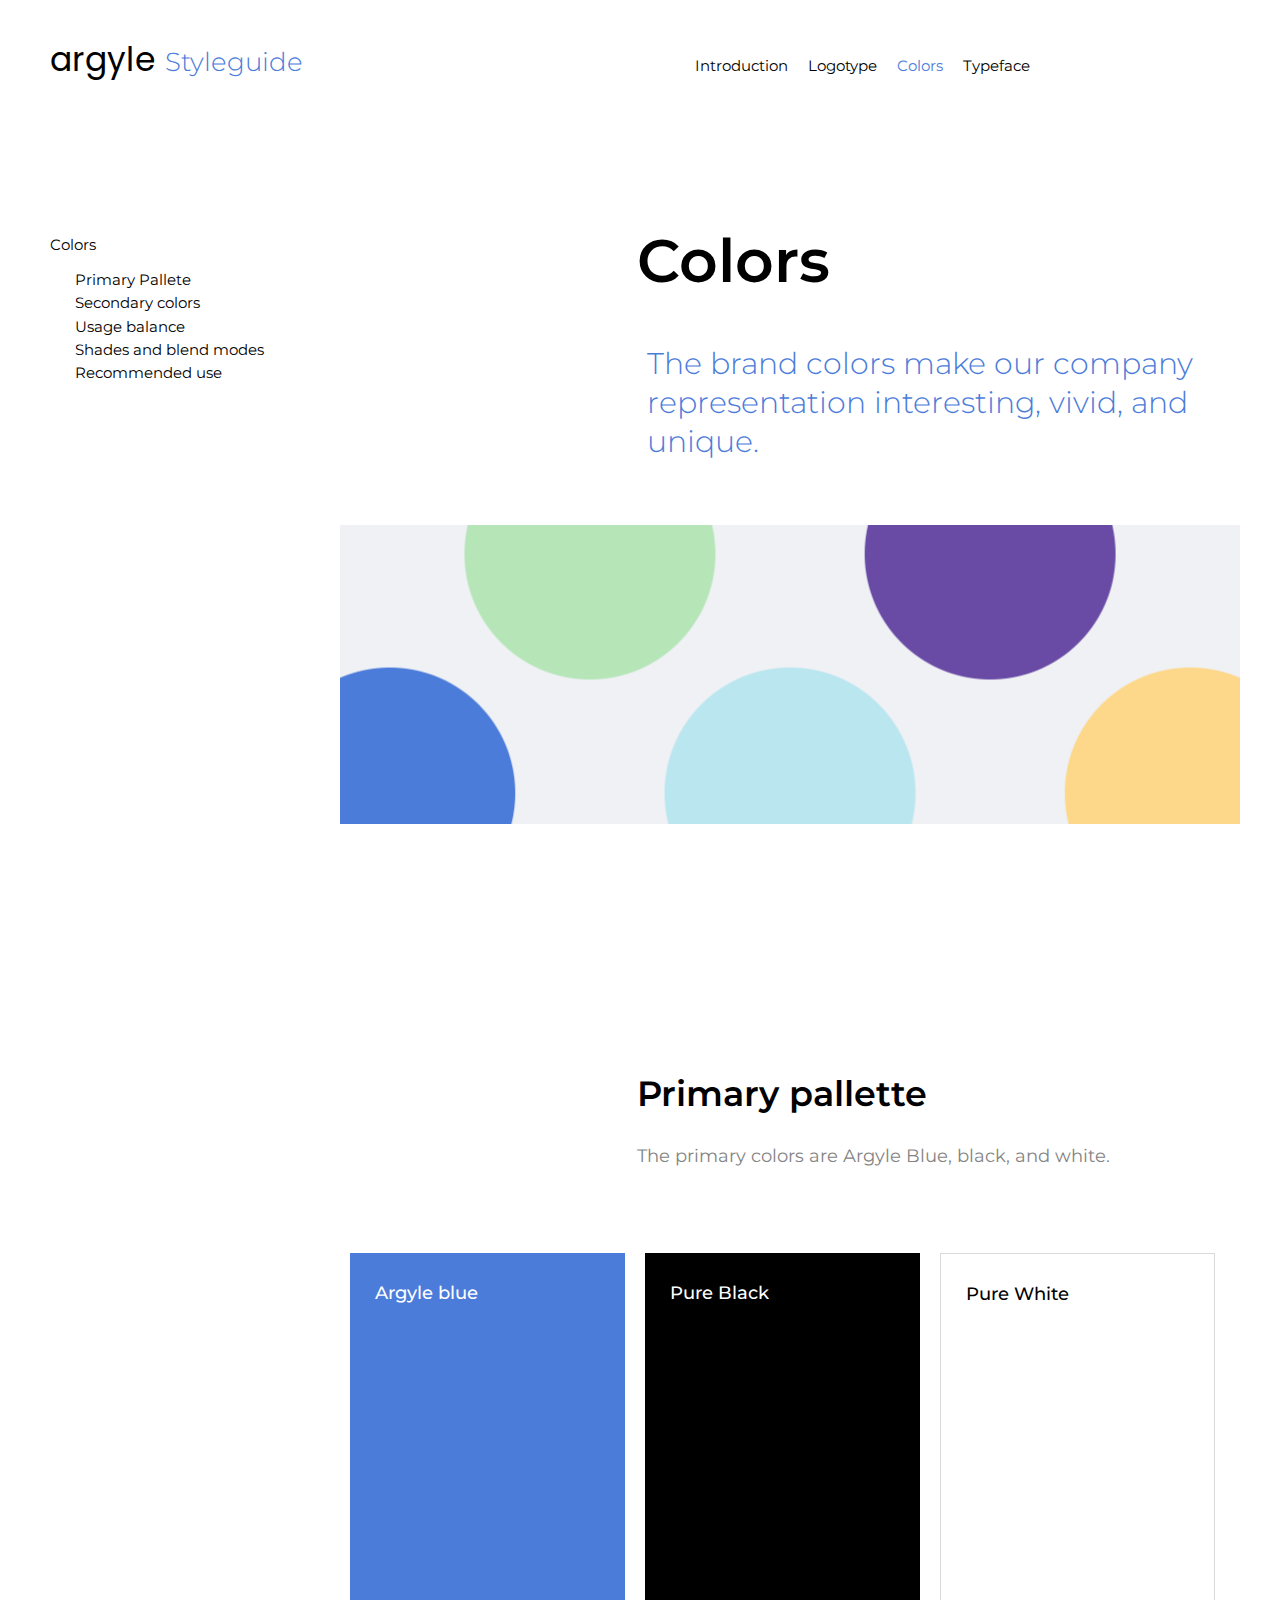
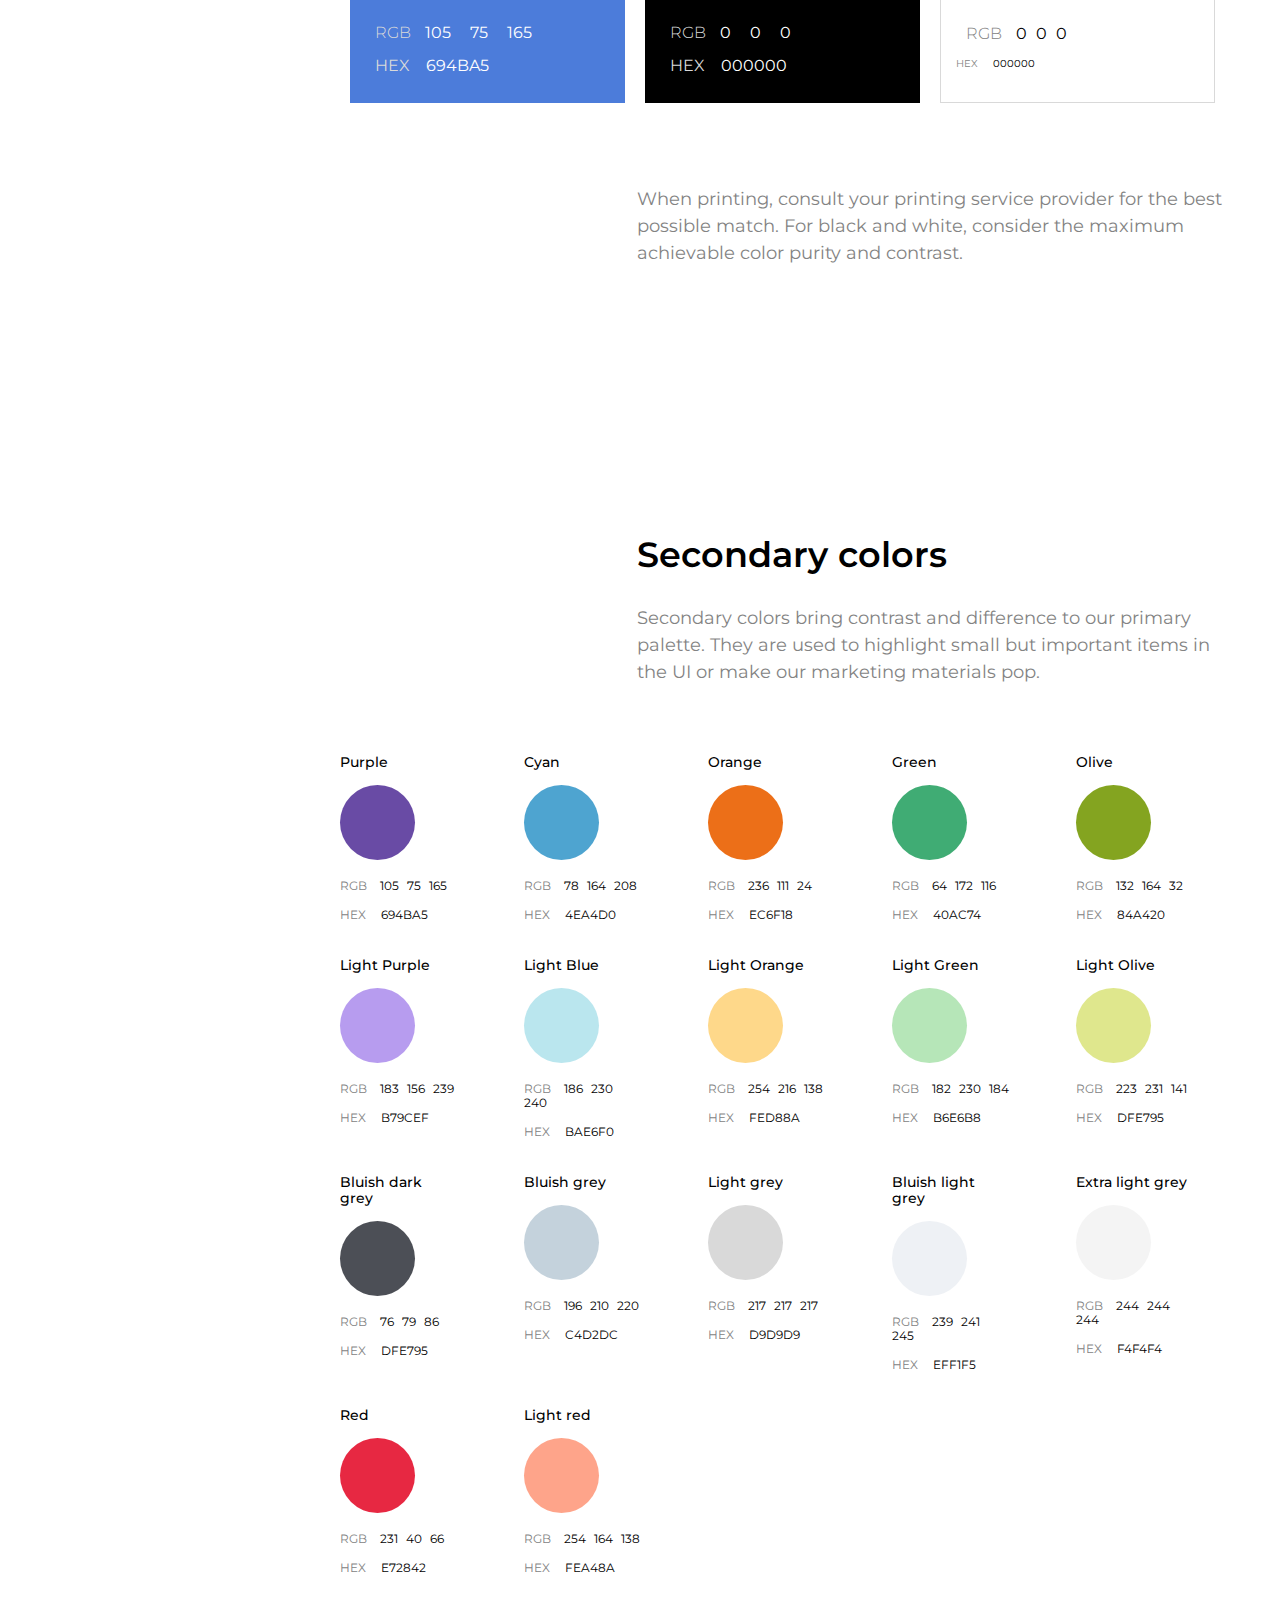
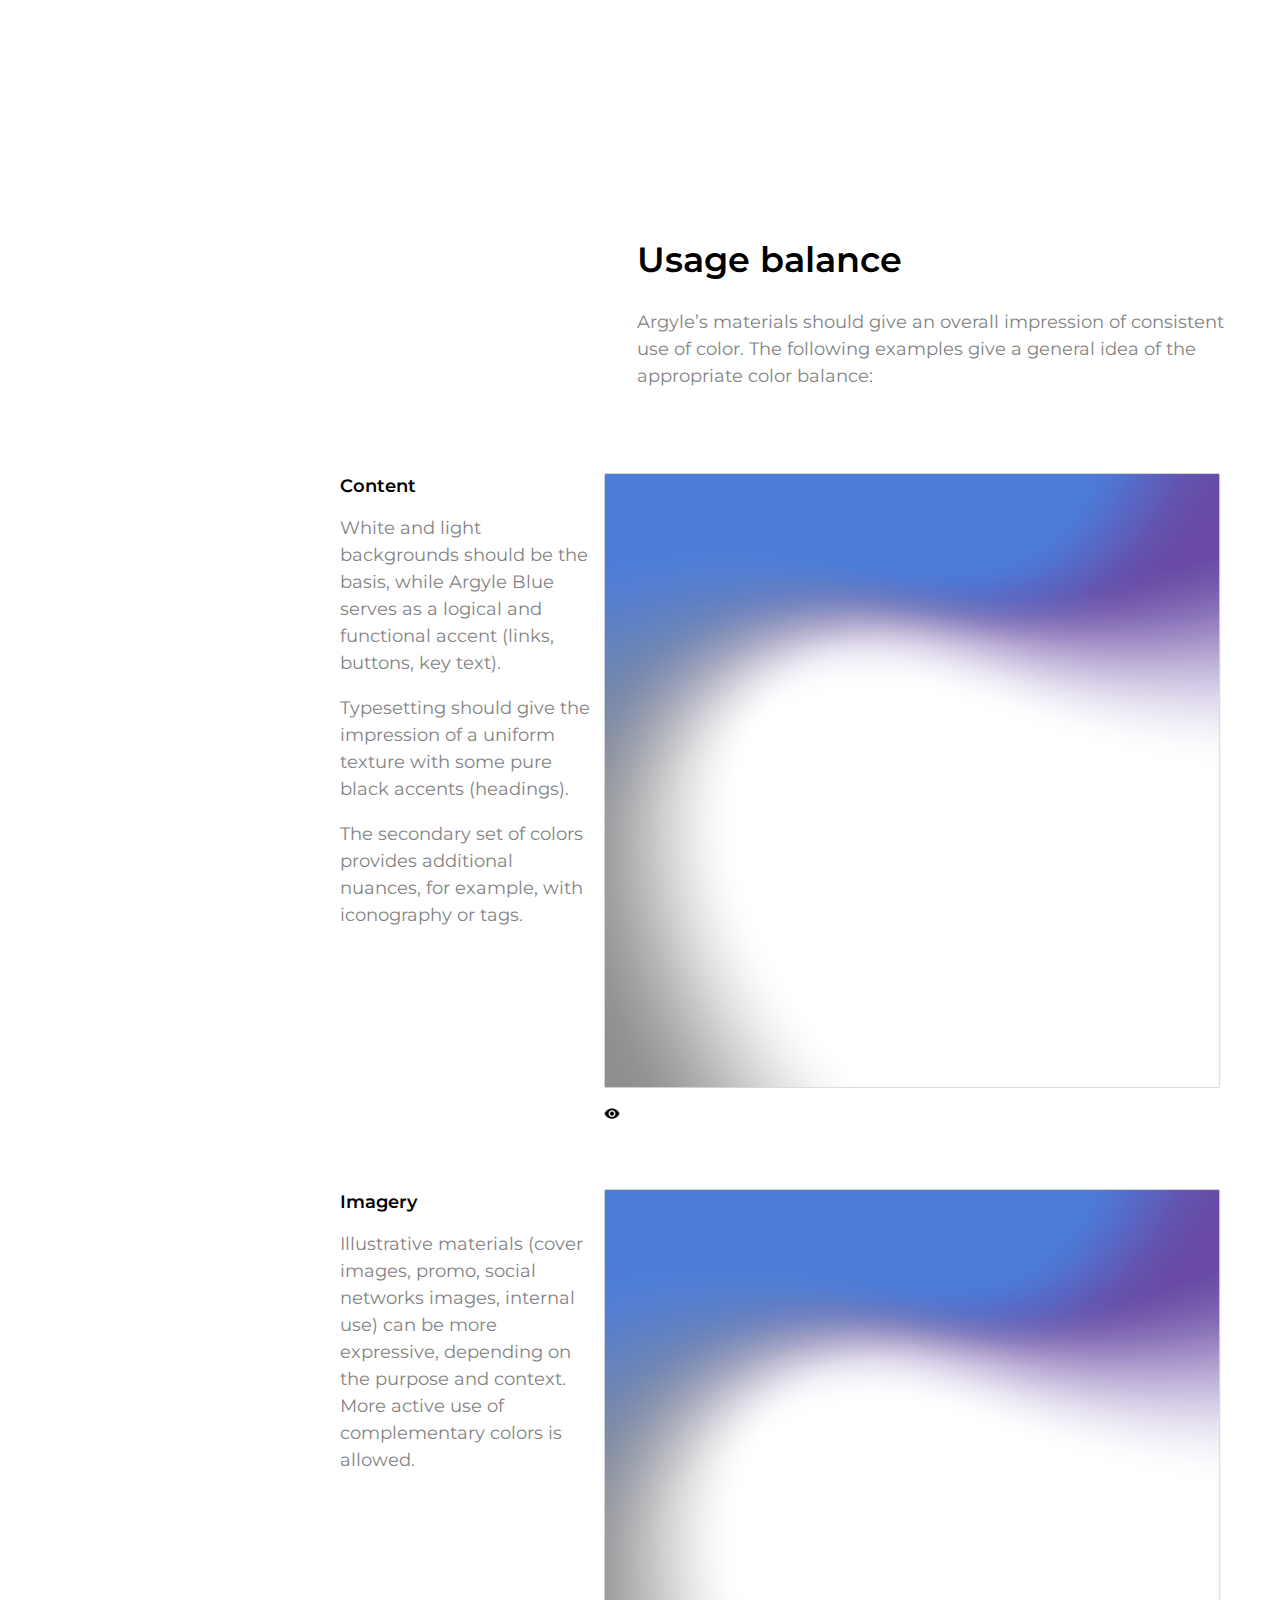
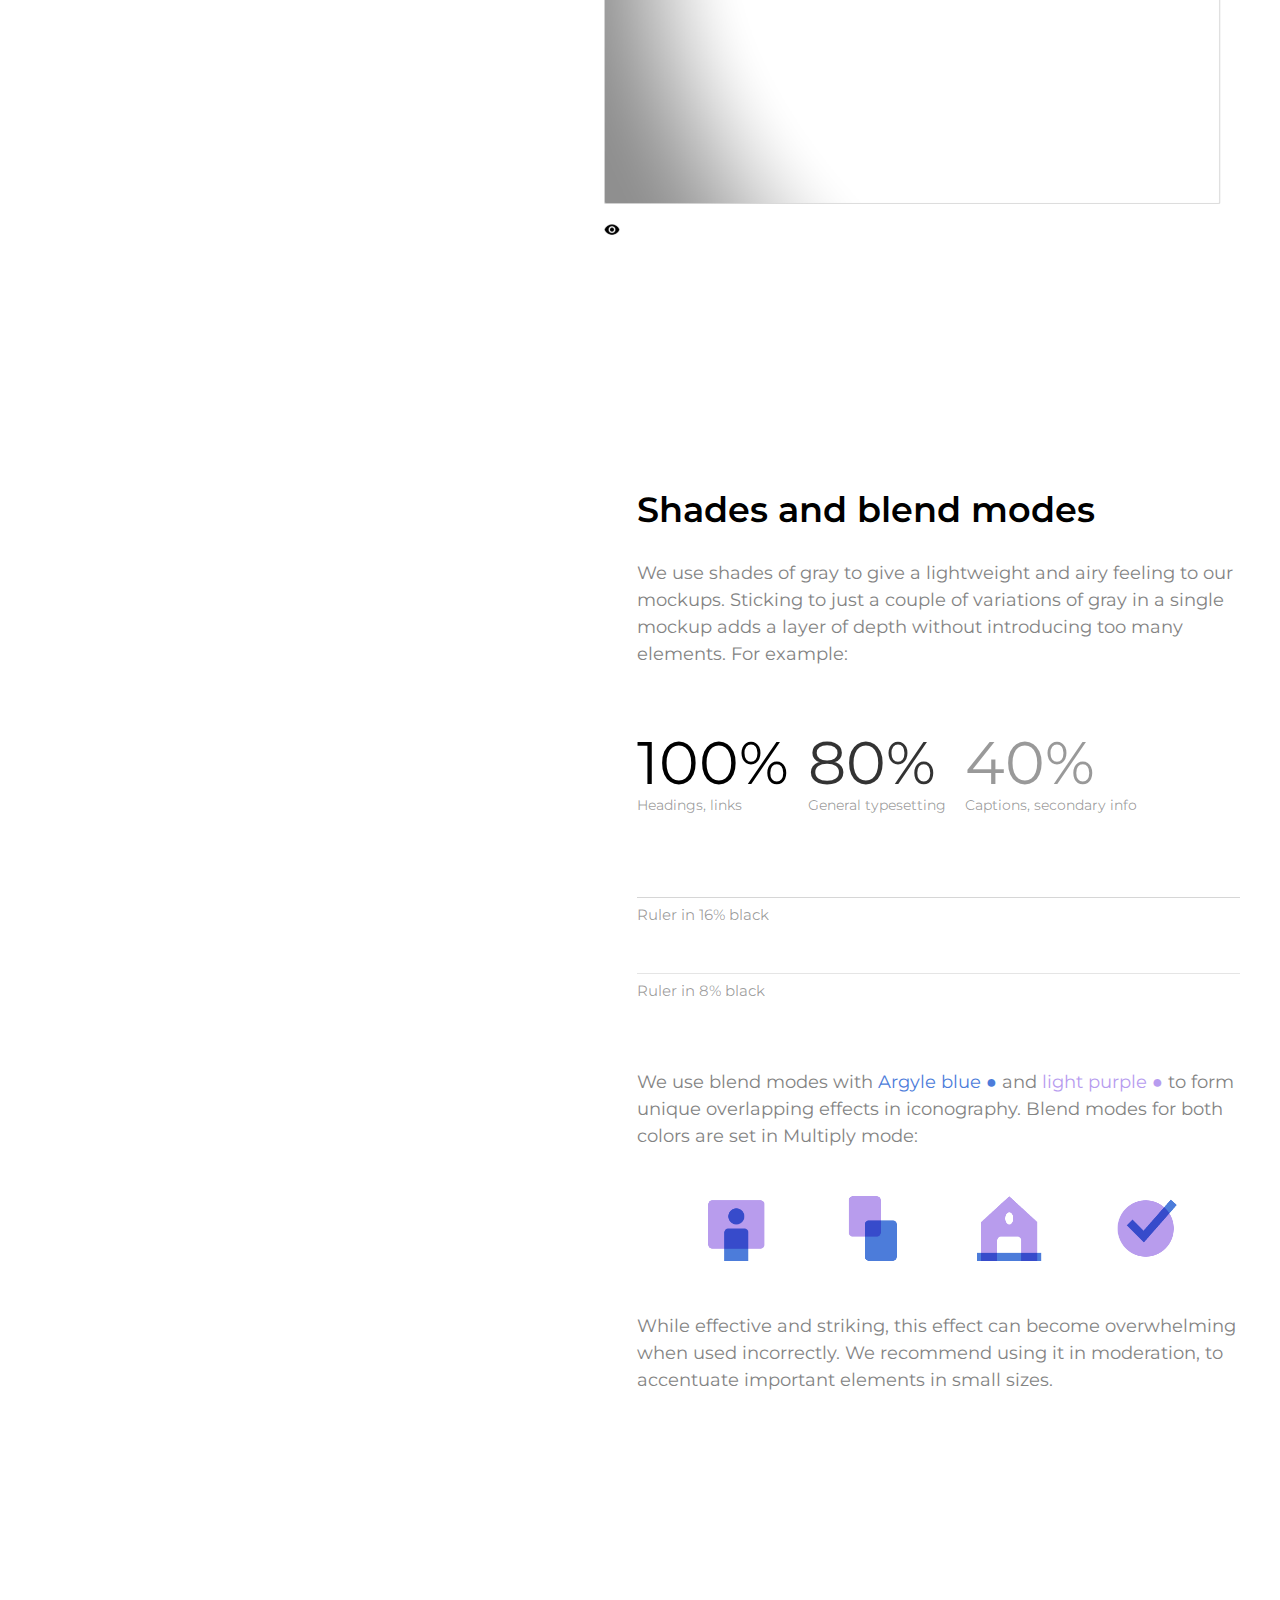
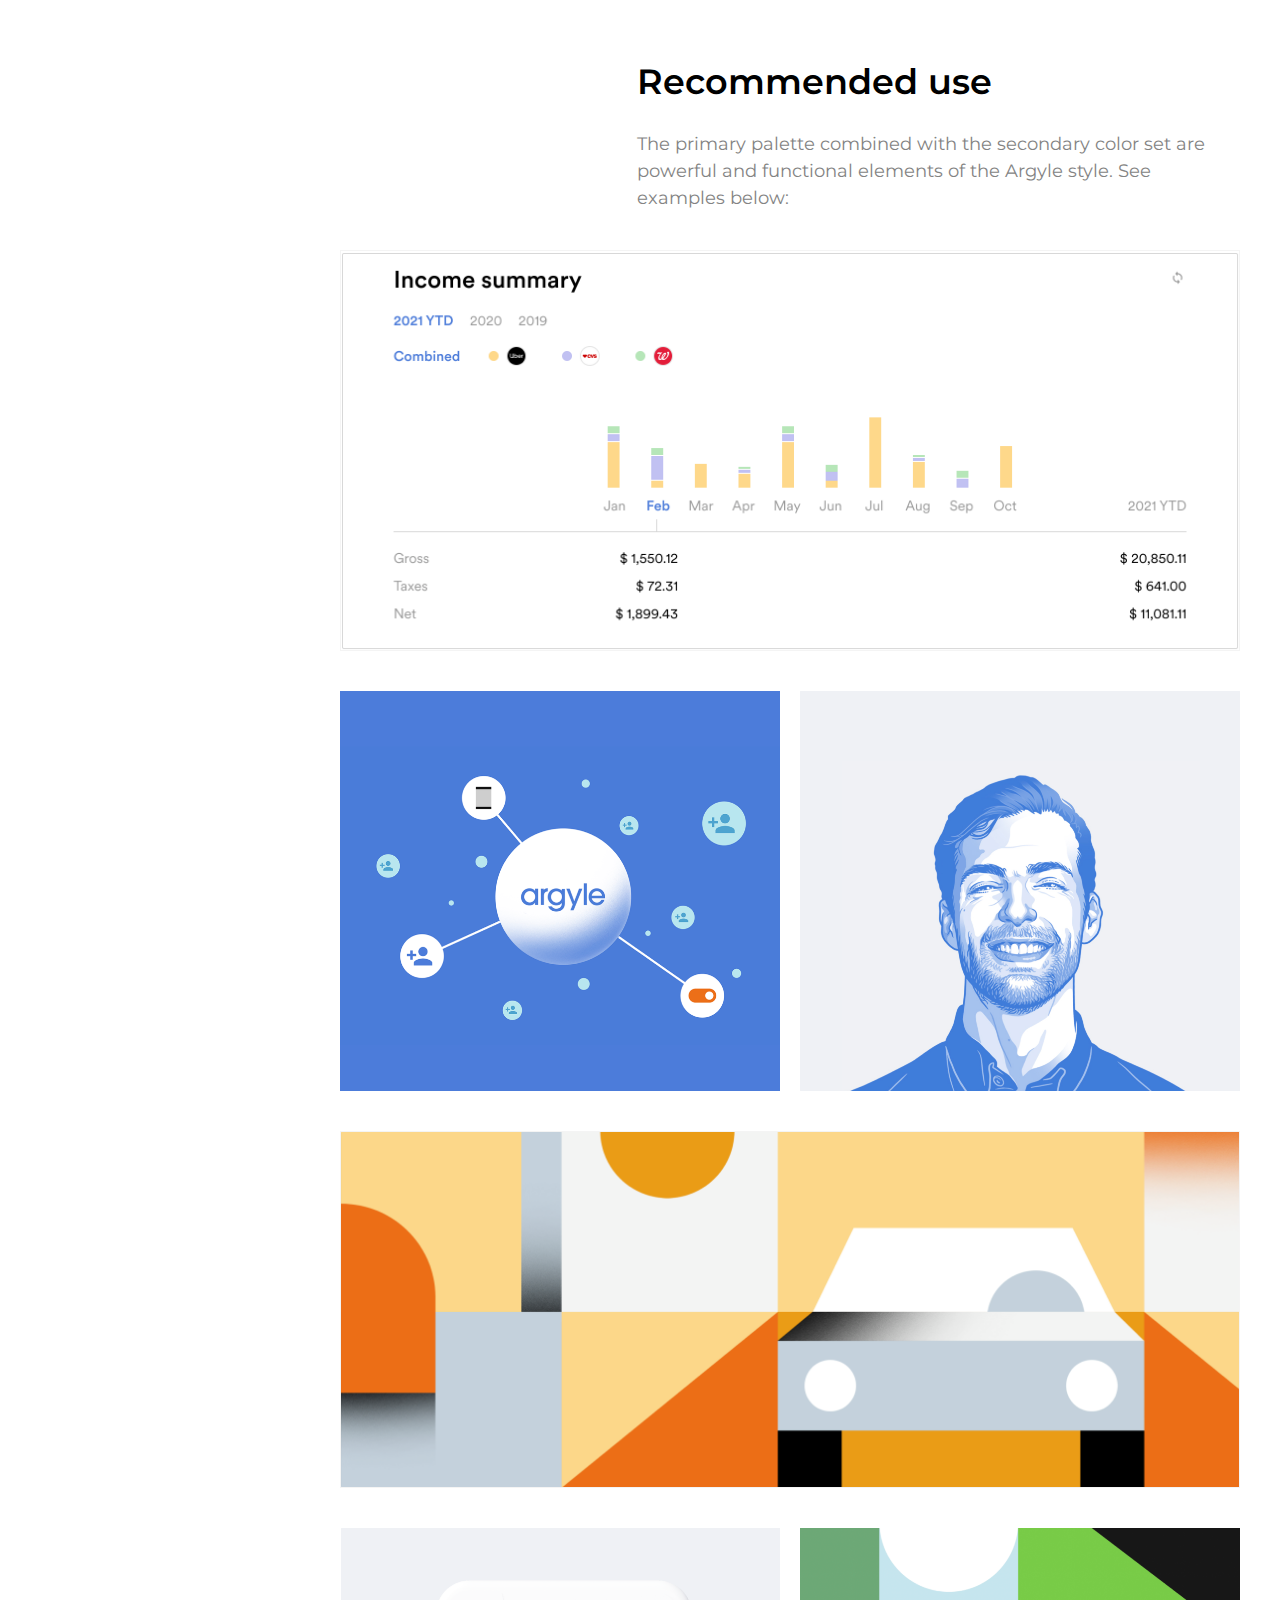
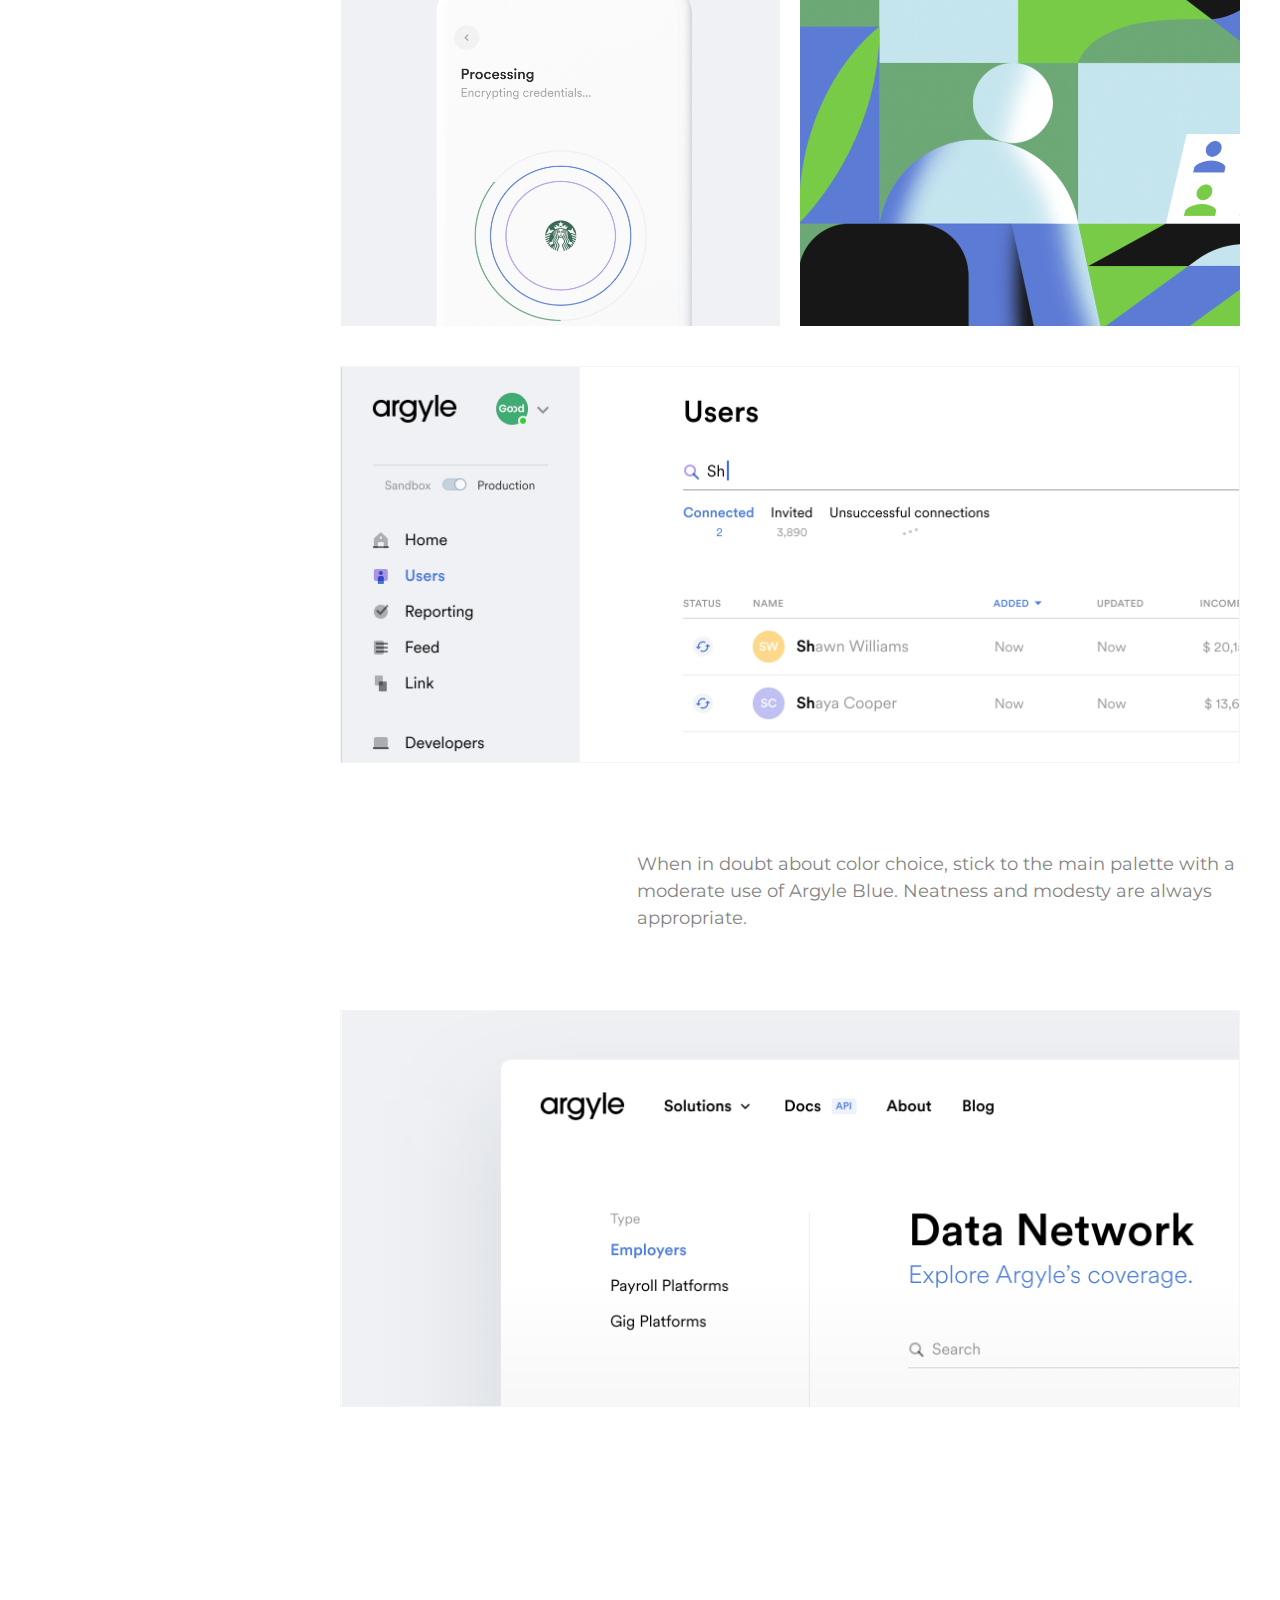
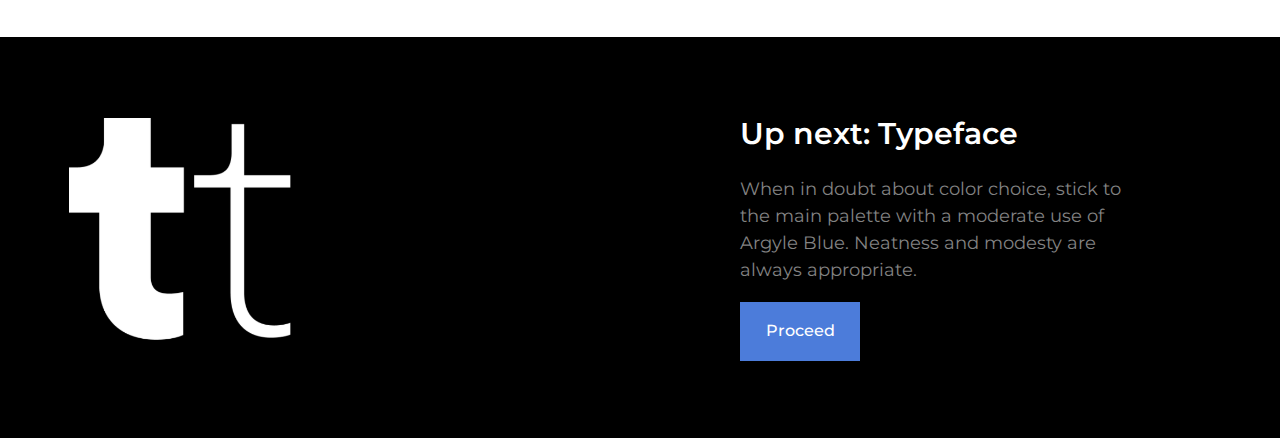
<file: index.html>
<!DOCTYPE html>
<html lang="en">
    <head>
        <meta charset="UTF-8">
        <link rel="stylesheet" href="css/main.css">
        <link href="css/normalize.css" rel="stylesheet">        
        <link rel="preconnect" href="https://fonts.gstatic.com">
<link href="https://fonts.googleapis.com/css2?family=Montserrat:wght@100;200;300;400;500;600;700;800;900&family=Poppins:wght@100;200;300;400;500;600;700&display=swap" rel="stylesheet">
    <title>Components | argyle styleguide</title>
    </head>

<body>
        <!-- page container -->
    <div class="site__container">
        <!-- page header -->
        <header class="header">
            <div class="site-name">
                <h1><span class="site__name1">argyle</span><span class="site__name2">Styleguide</span></h1>
            </div>
            <div class="navbar">
                <ul class="navbar__list">
                    <li><a href="https://argyle.design/">Introduction</a></li>
                    <li><a href="https://argyle.design/logo/">Logotype</a></li>
                    <li><a href="https://tweidenbach.github.io/argyle-styleguide-casestudy/"><span class="navbar__current">Colors</span></a></li>
                    <li><a href="https://argyle.design/typeface/">Typeface</a></li>
                </ul>
            </div>
        </header>
        <div class="Aside-content__container">
        <!-- aside page navbar -->
        <section class="asidenavbar">
            <h2 class="asidenavbor__menutitle">Colors</h2>

            <ul class="asidenavbar__list">
                <li><a href="#primarypallete">Primary Pallete</a></li>
                <li><a href="#secondarycolors">Secondary colors</a></li>
                <li><a href="#usagebalance">Usage balance</a></li>
                <li><a href="#shadesandblend">Shades and blend modes</a></li>
                <li><a href="#recommendeduse">Recommended use</a></li>
            </ul>
        </section>
        <!-- site main content -->
        <section class="main-content">
            <!-- cover section -->
            <article class="cover">
                <h2 class="cover__title">Colors</h2>
                <p class="cover__headline">The brand colors make our company representation interesting, vivid, and unique.</p>
                <img class="cover__image"
                src="img/cover__image.png" alt="Cover Image">
            </article>
            <!-- section one -->
            <article class="sectionone">
                <h2 class="section__title" id="primarypallete">Primary pallette</h2>
                <p class="section__headline">The primary colors are Argyle Blue, black, and white.
                </p>
            </article>
            <article class="colorcardcontainer">
                <div class="primarycolorcard">
                    <h2 class="primarycolorcard__title">Argyle blue</h2>

                    <div class="primarycolorcard__rgb">
                        <span class="primarycolorcard__rgb--title">RGB</span>
                        <span class="primarycolorcard__rgb--numbers">105  75  165</span>
                    </div>

                    <div class="primarycolorcard__hex">
                        <span class="primarycolorcard__hex--title">HEX</span>
                        <span class="primarycolorcard__hex--numbers">694BA5</span>
                    </div>
                </div>

                <div class="primarycolorcard__black">
                    <h2 class="primarycolorcard__title">Pure Black</h2>

                    <div class="primarycolorcard__rgb">
                        <span class="primarycolorcard__rgb--title">RGB</span>
                        <span class="primarycolorcard__rgb--numbers">0  0  0</span>
                    </div>

                    <div class="primarycolorcard__hex">
                        <span class="primarycolorcard__hex--title">HEX</span>
                        <span class="primarycolorcard__hex--numbers">000000</span>
                    </div>
                </div>
    
                <div class="primarycolorcard__white">
                    <h2 class="primarycolorcard__title--white">Pure White</h2>

                    <div class="primarycolorcard__rgb">
                        <span class="primarycolorcard__rgb--titlewhite">RGB</span>
                        <span class="primarycolorcard__rgb--numberswhite">0  0  0</span>
                    </div>

                    <div class="primarycolorcard__hexwhite">
                        <span class="primarycolorcard__hex--titlewhite">HEX</span>
                        <span class="primarycolorcard__hex--numberswhite">000000</span>
                    </div>
                </div>

            </article>
            <article class="sectionone">
            <p class="section__headline">When printing, consult your printing service provider for the best possible match. For black and white, consider the maximum achievable color purity and contrast.
            </p>
            </article>
            <!-- section two -->
            <article class="sectiontwo">
                <h2 class="section__title" id="secondarycolors">Secondary colors
                </h2>
                <p class="section__headline">Secondary colors bring contrast and difference to our primary palette. They are used to highlight small but important items in the UI or make our marketing materials pop.
                </p>
            </article>
            <article class="secondarycolorcard__grid">
                <div class="colorcard">
                    <h2 class="colorcard__title">Purple</h2>
                    <span class="colorcard__dot"></span>

                    <div class="colorcard__rgb">
                        <span class="colorcard__rgb--title">RGB</span>
                        <span class="colorcard__rgb--numbers">105  75  165</span>
                    </div>

                    <div class="colorcard__hex">
                        <span class="colorcard__hex--title">HEX</span>
                        <span class="colorcard__hex--numbers">694BA5</span>
                    </div>
                </div>
    
                <div class="colorcard">
                    <h2 class="colorcard__title">Cyan</h2>
                    <span class="colorcard__dot--cyan"></span>

                    <div class="colorcard__rgb">
                        <span class="colorcard__rgb--title">RGB</span>
                        <span class="colorcard__rgb--numbers">78  164  208</span>
                    </div>

                    <div class="colorcard__hex">
                        <span class="colorcard__hex--title">HEX</span>
                        <span class="colorcard__hex--numbers">4EA4D0</span>
                    </div>
                </div>
    
                <div class="colorcard">
                    <h2 class="colorcard__title">Orange</h2>
                    <span class="colorcard__dot--orange"></span>

                    <div class="colorcard__rgb">
                        <span class="colorcard__rgb--title">RGB</span>
                        <span class="colorcard__rgb--numbers">236  111  24</span>
                    </div>

                    <div class="colorcard__hex">
                        <span class="colorcard__hex--title">HEX</span>
                        <span class="colorcard__hex--numbers">EC6F18</span>
                    </div>
                </div>
                    
                <div class="colorcard">
                    <h2 class="colorcard__title">Green</h2>
                    <span class="colorcard__dot--green"></span>

                    <div class="colorcard__rgb">
                        <span class="colorcard__rgb--title">RGB</span>
                        <span class="colorcard__rgb--numbers">64  172  116</span>
                    </div>

                    <div class="colorcard__hex">
                        <span class="colorcard__hex--title">HEX</span>
                        <span class="colorcard__hex--numbers">40AC74</span>
                    </div>
                </div>
    
                <div class="colorcard">
                    <h2 class="colorcard__title">Olive</h2>
                    <span class="colorcard__dot--olive"></span>

                    <div class="colorcard__rgb">
                        <span class="colorcard__rgb--title">RGB</span>
                        <span class="colorcard__rgb--numbers">132  164  32</span>
                    </div>

                    <div class="colorcard__hex">
                        <span class="colorcard__hex--title">HEX</span>
                        <span class="colorcard__hex--numbers">84A420</span>
                    </div>
                </div>
                    
                <div class="colorcard">
                    <h2 class="colorcard__title">Light Purple</h2>
                    <span class="colorcard__dot--lightpurple"></span>

                    <div class="colorcard__rgb">
                        <span class="colorcard__rgb--title">RGB</span>
                        <span class="colorcard__rgb--numbers">183  156  239</span>
                    </div>

                    <div class="colorcard__hex">
                        <span class="colorcard__hex--title">HEX</span>
                        <span class="colorcard__hex--numbers">B79CEF</span>
                    </div>
                </div>
    
                <div class="colorcard">
                    <h2 class="colorcard__title">Light Blue</h2>
                    <span class="colorcard__dot--lightblue"></span>

                    <div class="colorcard__rgb">
                        <span class="colorcard__rgb--title">RGB</span>
                        <span class="colorcard__rgb--numbers">186  230  240</span>
                    </div>

                    <div class="colorcard__hex">
                        <span class="colorcard__hex--title">HEX</span>
                        <span class="colorcard__hex--numbers">BAE6F0</span>
                    </div>
                </div>
    
                <div class="colorcard">
                    <h2 class="colorcard__title">Light Orange</h2>
                    <span class="colorcard__dot--lightorange"></span>

                    <div class="colorcard__rgb">
                        <span class="colorcard__rgb--title">RGB</span>
                        <span class="colorcard__rgb--numbers">254  216  138</span>
                    </div>

                    <div class="colorcard__hex">
                        <span class="colorcard__hex--title">HEX</span>
                        <span class="colorcard__hex--numbers">FED88A</span>
                    </div>
                </div>
    
                <div class="colorcard">
                    <h2 class="colorcard__title">Light Green</h2>
                    <span class="colorcard__dot--lightgreen"></span>

                    <div class="colorcard__rgb">
                        <span class="colorcard__rgb--title">RGB</span>
                        <span class="colorcard__rgb--numbers">182  230  184</span>
                    </div>

                    <div class="colorcard__hex">
                        <span class="colorcard__hex--title">HEX</span>
                        <span class="colorcard__hex--numbers">B6E6B8</span>
                    </div>
                </div>
    
                <div class="colorcard">
                    <h2 class="colorcard__title">Light Olive</h2>
                    <span class="colorcard__dot--lightolive"></span>

                    <div class="colorcard__rgb">
                        <span class="colorcard__rgb--title">RGB</span>
                        <span class="colorcard__rgb--numbers">223 231 141</span>
                    </div>

                    <div class="colorcard__hex">
                        <span class="colorcard__hex--title">HEX</span>
                        <span class="colorcard__hex--numbers">DFE795</span>
                    </div>
                </div>
    
                <div class="colorcard">
                    <h2 class="colorcard__title">Bluish dark grey</h2>
                    <span class="colorcard__dot--bdg"></span>

                    <div class="colorcard__rgb">
                        <span class="colorcard__rgb--title">RGB</span>
                        <span class="colorcard__rgb--numbers">76 79 86</span>
                    </div>

                    <div class="colorcard__hex">
                        <span class="colorcard__hex--title">HEX</span>
                        <span class="colorcard__hex--numbers">DFE795</span>
                    </div>
                </div>
    
                <div class="colorcard">
                    <h2 class="colorcard__title">Bluish grey</h2>
                    <span class="colorcard__dot--bluishgrey"></span>

                    <div class="colorcard__rgb">
                        <span class="colorcard__rgb--title">RGB</span>
                        <span class="colorcard__rgb--numbers">196 210 220</span>
                    </div>

                    <div class="colorcard__hex">
                        <span class="colorcard__hex--title">HEX</span>
                        <span class="colorcard__hex--numbers">C4D2DC</span>
                    </div>
                </div>
    
                <div class="colorcard">
                    <h2 class="colorcard__title">Light grey</h2>
                    <span class="colorcard__dot--lightgrey"></span>

                    <div class="colorcard__rgb">
                        <span class="colorcard__rgb--title">RGB</span>
                        <span class="colorcard__rgb--numbers">217 217 217</span>
                    </div>

                    <div class="colorcard__hex">
                        <span class="colorcard__hex--title">HEX</span>
                        <span class="colorcard__hex--numbers">D9D9D9</span>
                    </div>
                </div>
    
                <div class="colorcard">
                    <h2 class="colorcard__title">Bluish light grey</h2>
                    <span class="colorcard__dot--blg"></span>
                    <div class="colorcard__rgb">
                        <span class="colorcard__rgb--title">RGB</span>
                        <span class="colorcard__rgb--numbers">239 241 245</span>
                    </div>
                    <div class="colorcard__hex">
                        <span class="colorcard__hex--title">HEX</span>
                        <span class="colorcard__hex--numbers">EFF1F5</span>
                    </div>
                </div>
    
                <div class="colorcard">
                    <h2 class="colorcard__title">Extra light grey</h2>
                    <span class="colorcard__dot--elg"></span>
                    <div class="colorcard__rgb">
                        <span class="colorcard__rgb--title">RGB</span>
                        <span class="colorcard__rgb--numbers">244 244 244</span>
                    </div>
                    <div class="colorcard__hex">
                        <span class="colorcard__hex--title">HEX</span>
                        <span class="colorcard__hex--numbers">F4F4F4</span>
                    </div>
                </div>
    
                <div class="colorcard">
                    <h2 class="colorcard__title">Red</h2>
                    <span class="colorcard__dot--red"></span>
                    <div class="colorcard__rgb">
                        <span class="colorcard__rgb--title">RGB</span>
                        <span class="colorcard__rgb--numbers">231 40 66</span>
                    </div>
                    <div class="colorcard__hex">
                        <span class="colorcard__hex--title">HEX</span>
                        <span class="colorcard__hex--numbers">E72842</span>
                    </div>
                </div>
    
                <div class="colorcard">
                    <h2 class="colorcard__title">Light red</h2>
                    <span class="colorcard__dot--lightred"></span>
                    <div class="colorcard__rgb">
                        <span class="colorcard__rgb--title">RGB</span>
                        <span class="colorcard__rgb--numbers">254 164 138</span>
                    </div>
                    <div class="colorcard__hex">
                        <span class="colorcard__hex--title">HEX</span>
                        <span class="colorcard__hex--numbers">FEA48A</span>
                    </div>
                </div>
            </article>
            <!-- section three -->
            <article class="sectionthree">
                <h2 class="section__title" id="usagebalance">Usage balance</h2>
                <p class="section__headline">Argyle’s materials should give an overall impression of consistent use of color. The following examples give a general idea of the appropriate color balance:
                </p>
            </article>
            <article class="usage balance">
            <div class="usagebalance__container">
                <div class="usagebalance__content">
                    <h3>Content</h3>
                    <p class="section__headline">White and light backgrounds should be the basis, while Argyle Blue serves as a logical and functional accent (links, buttons, key text).</p>
                    <p class="section__headline">Typesetting should give the impression of a uniform texture with some pure black accents (headings).</p>
                    <p class="section__headline">The secondary set of colors provides additional nuances, for example, with iconography or tags.</p>
                </div>

                <div class="usagebalance__image">
                    <img class="usagebalance__image1" src="img/sectionthreecard__image.png" alt="gradient image placeholder">
                </div>
            </div>

            <div class="usagebalance__container">
                <div class="usagebalance__content">
                    <h3>Imagery</h3>
                    <p class="section__headline">Illustrative materials (cover images, promo, social networks images, internal use) can be more expressive, depending on the purpose and context. More active use of complementary colors is allowed.</p>
                </div>

                <div class="usagebalance__image">
                    <img class="usagebalance__image1" src="img/sectionthreecard__image.png" alt="gradient image placeholder">
                </div>
            </div>
            </article>
            <!-- section four -->
            <article class="sectionfour">
                <h2 class="section__title" id="shadesandblend">Shades and blend modes</h2>

                <p class="section__headline">We use shades of gray to give a lightweight and airy feeling to our mockups. Sticking to just a couple of variations of gray in a single mockup adds a layer of depth without introducing too many elements. For example:
                </p>

                <div class="sectionfourflex">
                    <div class="sectionfour100">
                        <p class="sectionfour__100">100%</p>
                        <p class="sectionfourflex__headline">Headings, links</p>
                    </div> 

                    <div class="sectionfour80">
                        <p class="sectionfour__80">80%</p>
                        <p class="sectionfourflex__headline">General typesetting</p>
                    </div>

                    <div class="sectionfour40">
                        <p class="sectionfour__40">40%</p>
                        <p class="sectionfourflex__headline">Captions, secondary info</p>
                    </div>
                </div>

                <div class="sectionfourruler">
                    <div class="ruler">
                        <p class="ruler__headline16">Ruler in 16% black</p>
                        <p class="ruler__headline8">Ruler in 8% black</p>
                    </div>
                </div>

                <p class="section__headline">We use blend modes with <span class="blue"> Argyle blue &#x25cf; </span> and <span class="lightpurple"> light purple &#x25cf; </span> to form unique overlapping effects in iconography. Blend modes for both colors are set in Multiply mode:</p>

                <div>
                    <img class="sectionfour__image" src="img/shade__image(s).png"
                    alt="gradient image placeholder">
                </div>

                <p class="section__headline">While effective and striking, this effect can become overwhelming when used incorrectly. We recommend using it in moderation, to accentuate important elements in small sizes. </p>
            </article>
            <!-- section five -->
            <article class="sectionfive">
                <h2 class="section__title" id="recommendeduse">Recommended use</h2>
                <p class="section__headline">The primary palette combined with the secondary color set are powerful and functional elements of the Argyle style. See examples below:</p>
            </article>
            <article class="ru grid">
                <div class="ru__container">
                    
                    <div class="ru__largeimage">
                        <img class="largeimage" src="img/sectionfive__imageslarge.png" alt="Graph image">
                    </div>
                    
                    <div class="ru__smallimage">
                        <img class="image1" src="img/sectionfive__imagesmall1.png" alt="argyle graphic">
                        <img class="image2" src="img/sectionfive__imagesmall2.png" alt="drawn image of a man">
                    </div>

                    <div class="ru__largeimage">
                        <img class="largeimage" src="img/sectionfive__imageslarge1.png" alt="decorative image">
                    </div>
        
                    <div class="ru__smallimage">
                        <img class="image1" src="img/sectionfive__imagesmall3.png" alt="image of technology processing">
                        <img class="image2" src="img/sectionfive__imagesmall4.png" alt="decorative image>
                    </div>

                    <div class="ru__largeimage">
                        <img class="largeimage3" src="img/sectionfive__imageslarge2.png" alt="screen shot of user interface">
                    </div>

                    <div class="sectionfive">
                        <p class="section__headline">When in doubt about color choice, stick to the main palette with a moderate use of Argyle Blue. Neatness and modesty are always appropriate.</p>
                    </div>
                    
                    <div class="ru__largeimage">
                        <img class="largeimage4" src="img/sectionfive__imageslarge3.png" 
                        alt="screen shot of data network interface">
                    </div>
                </div>
            </article>
        </section>
        </div>
    </div>
        <!-- page footer -->
    <footer class="footercolor">
        <div class="footercontainer">
            <img class="footer__image" src="img/footer__image.png" 
            alt="footer image">
            <div class="footer__content">
                <h2 class="section__title1">Up next: Typeface</h2>
                <p class="section__headline">When in doubt about color choice, stick to the main palette with a moderate use of Argyle Blue. Neatness and modesty are always appropriate.</p>
                <p> 
                    <a href="https://argyle.design/typeface/">
                        <span class="footer__button">Proceed</span>
                    </a>
                </p>
            </div>
        </div>
    </footer>
</body>
</file>
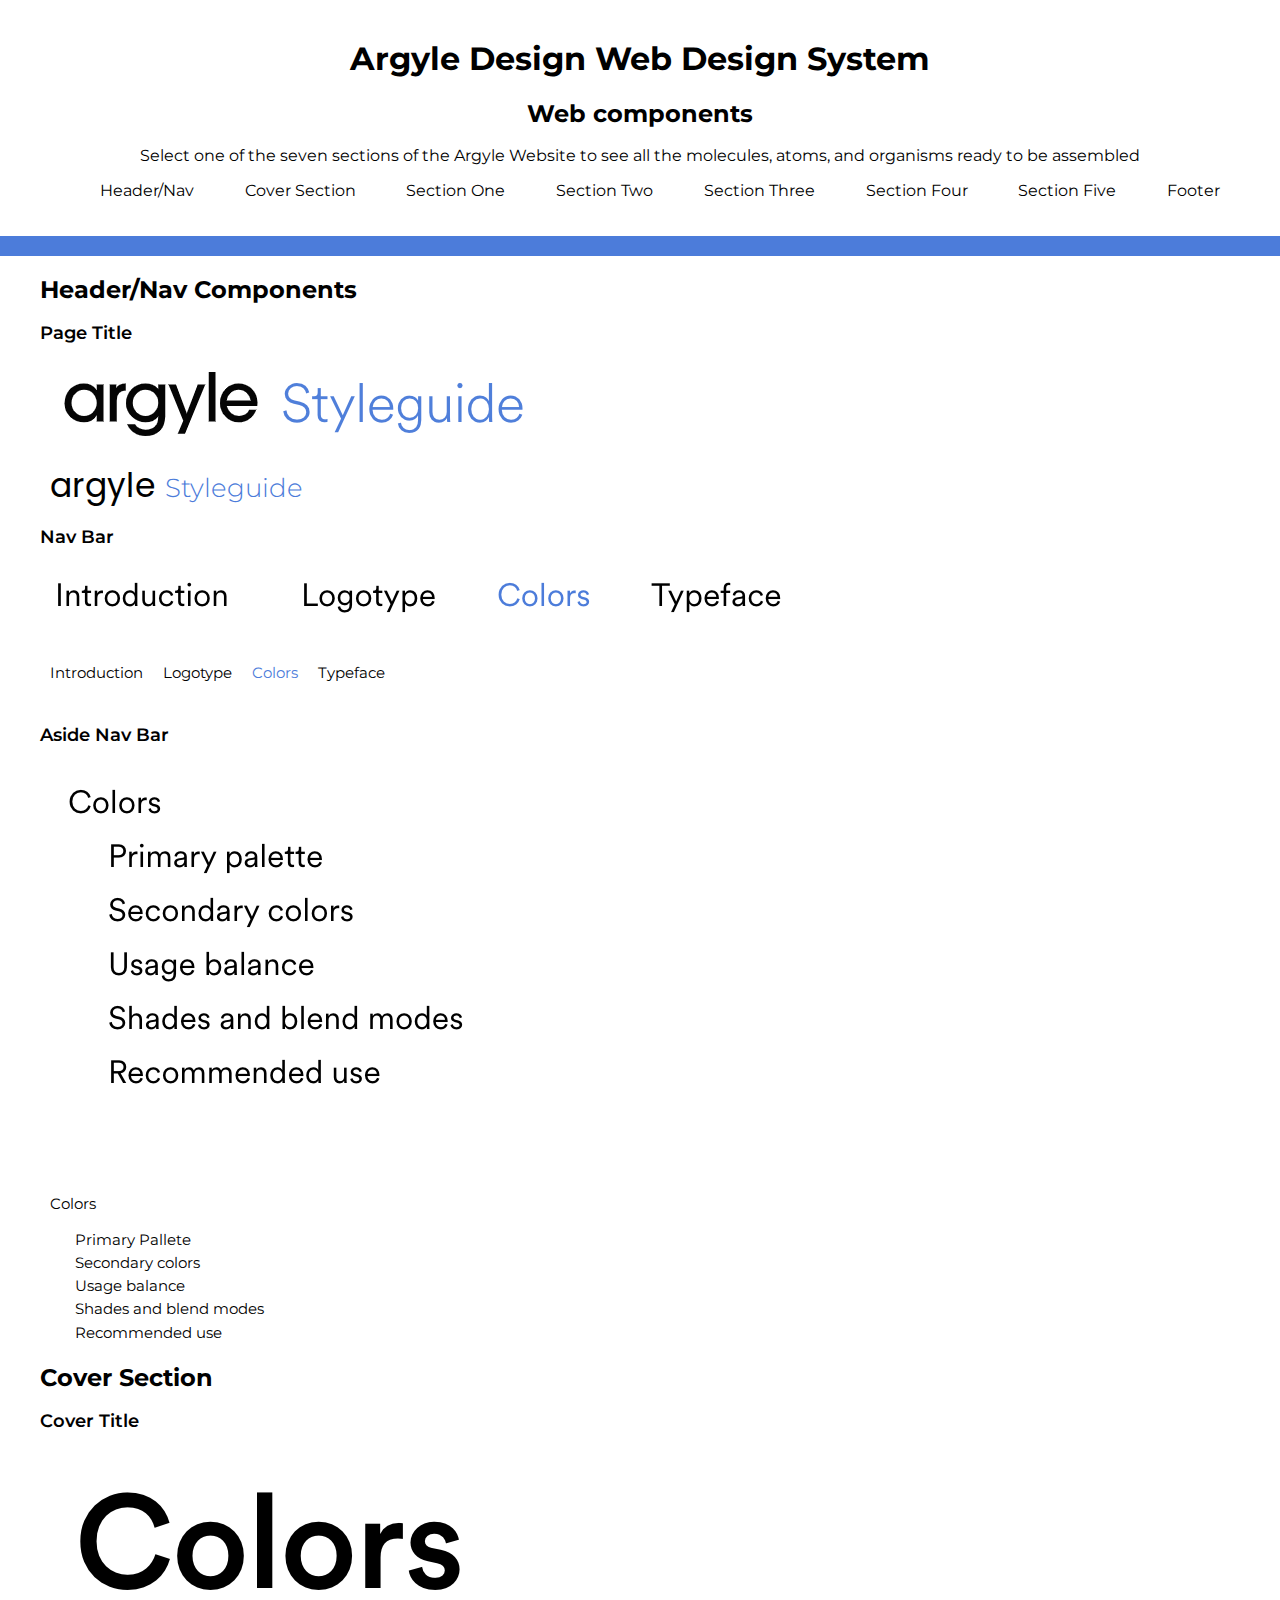
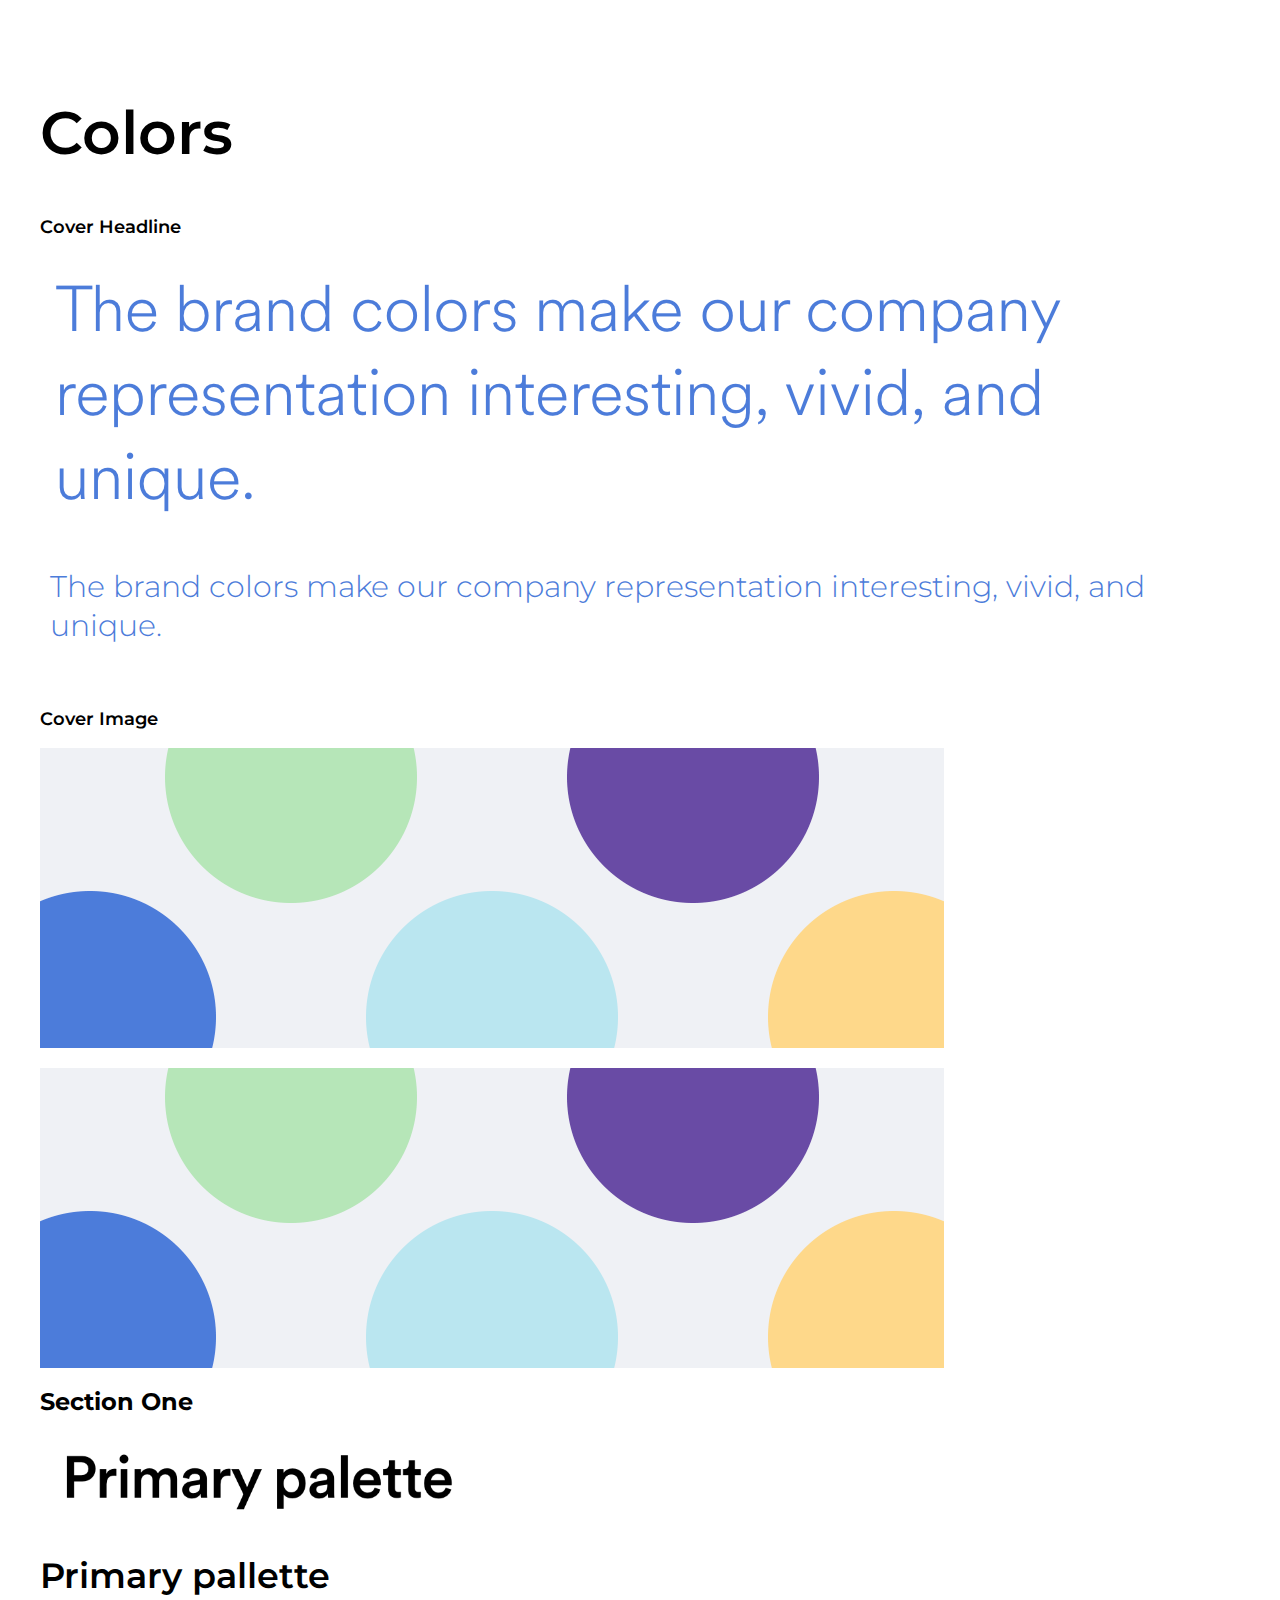
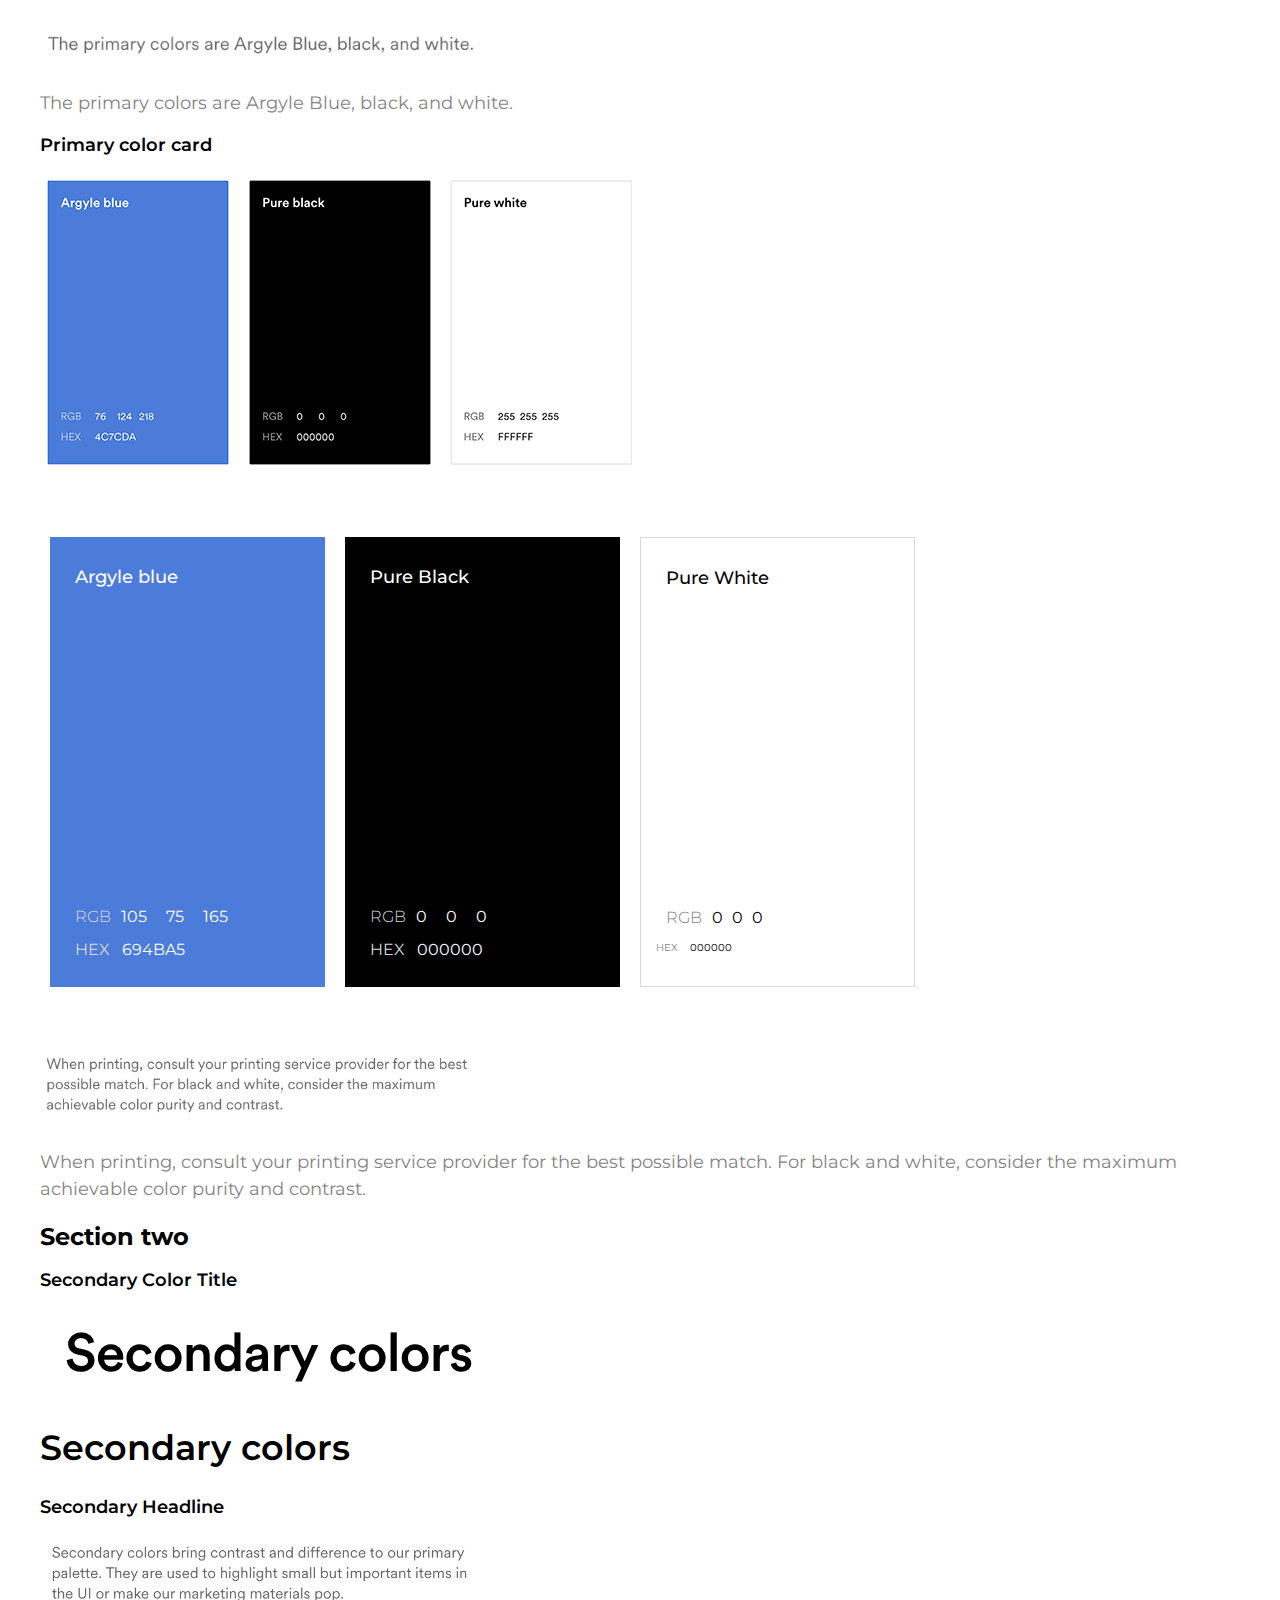
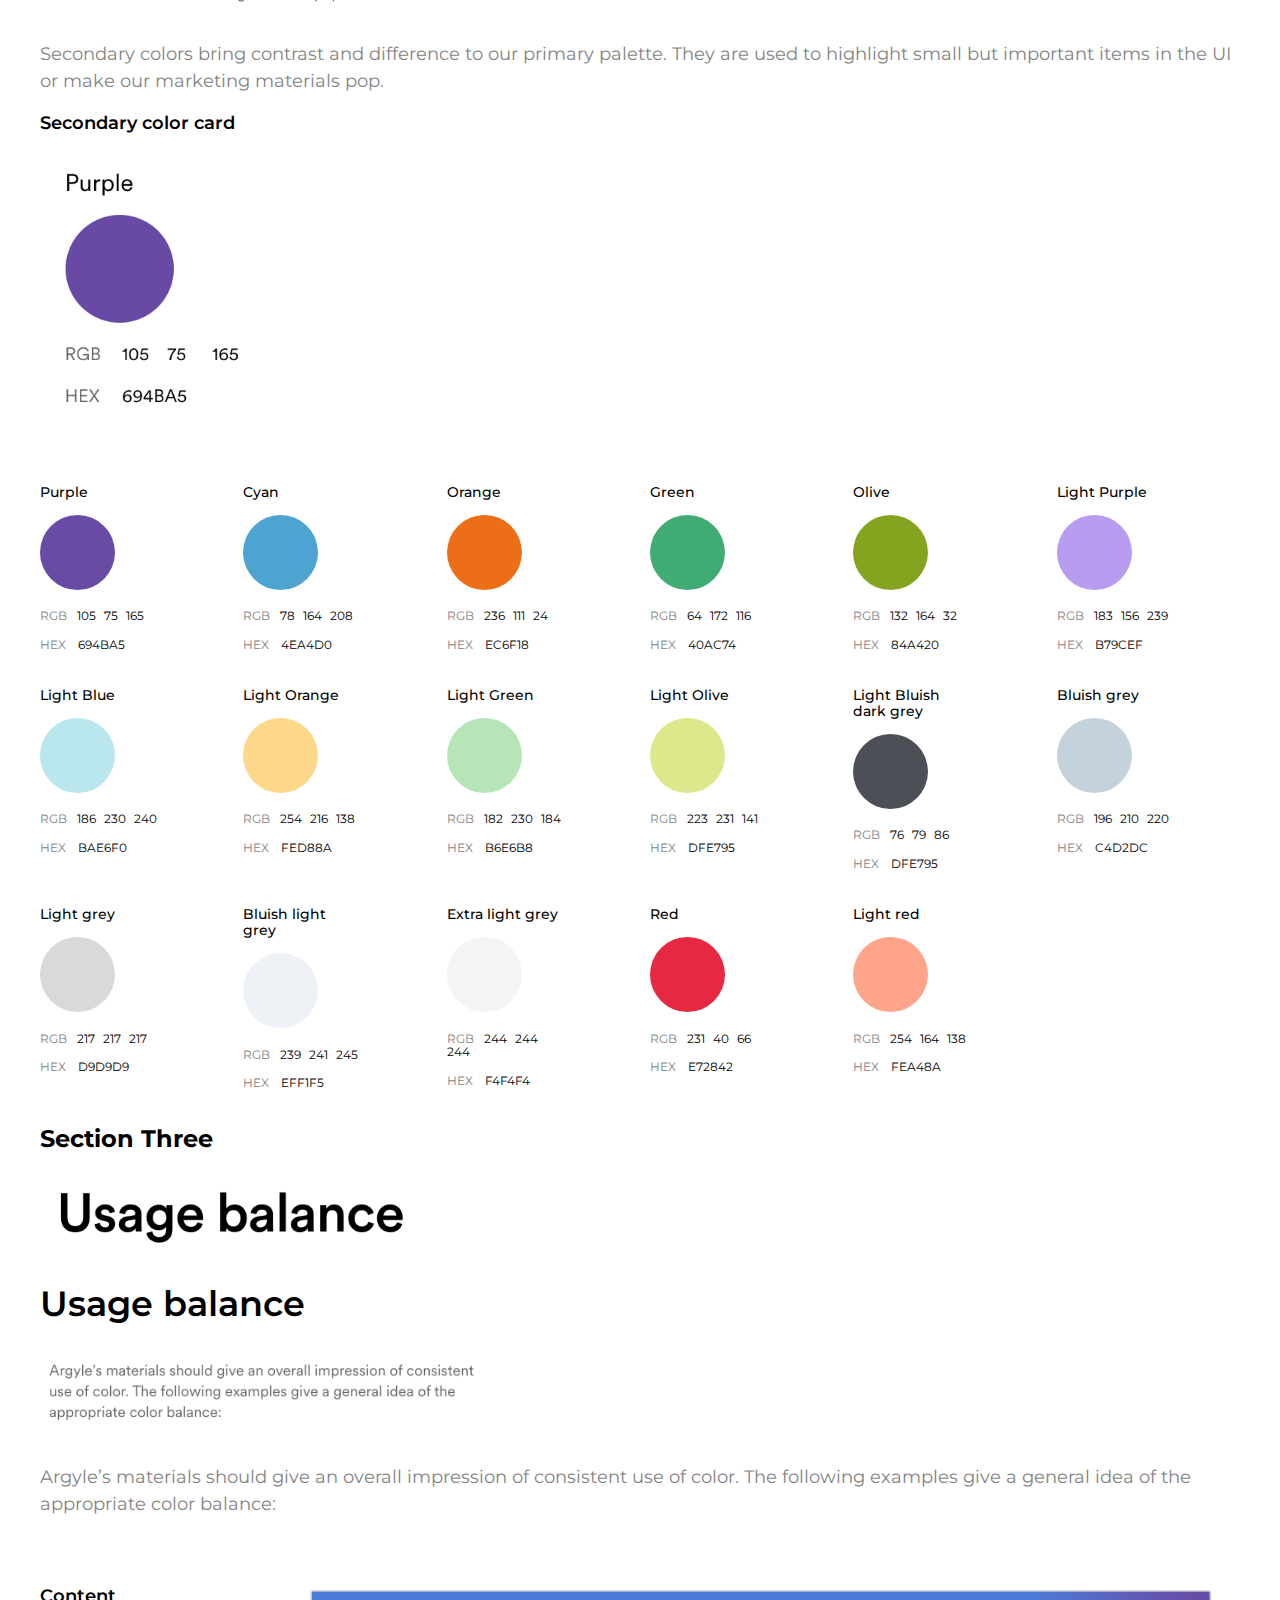
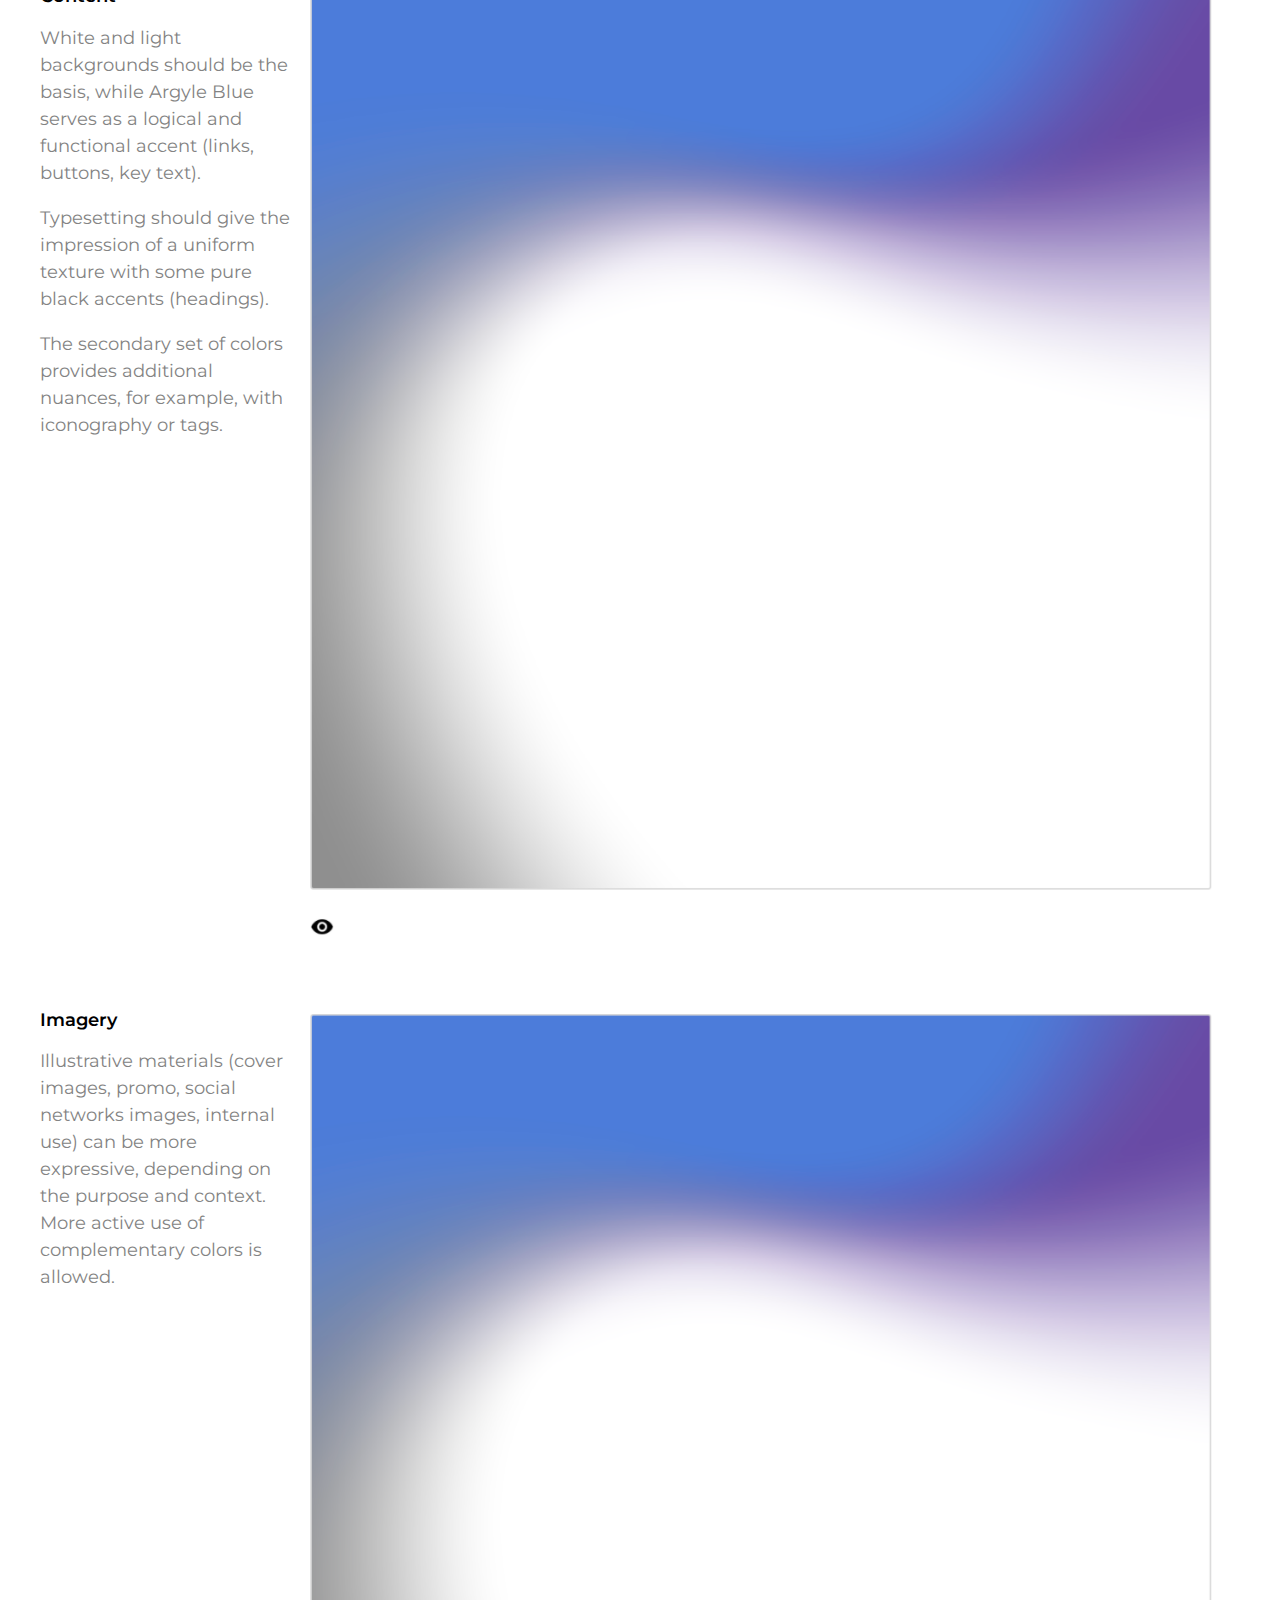
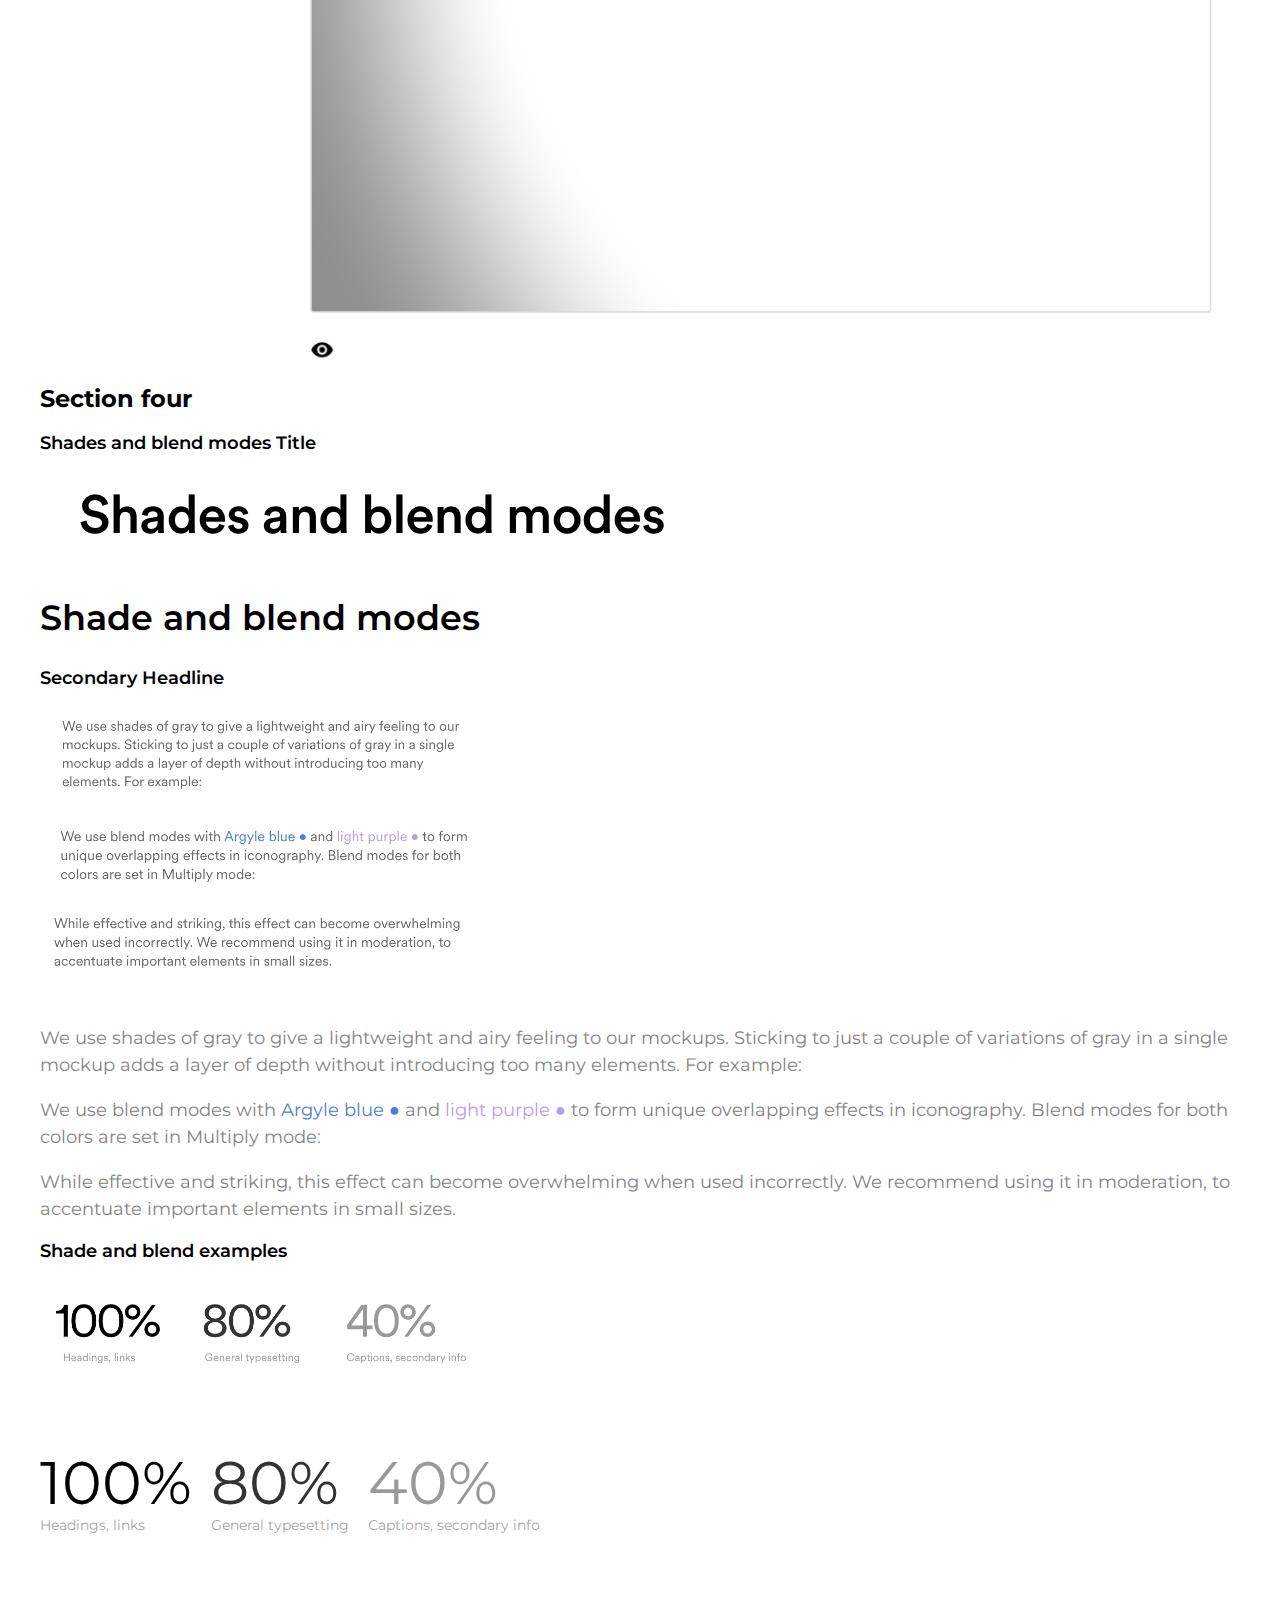
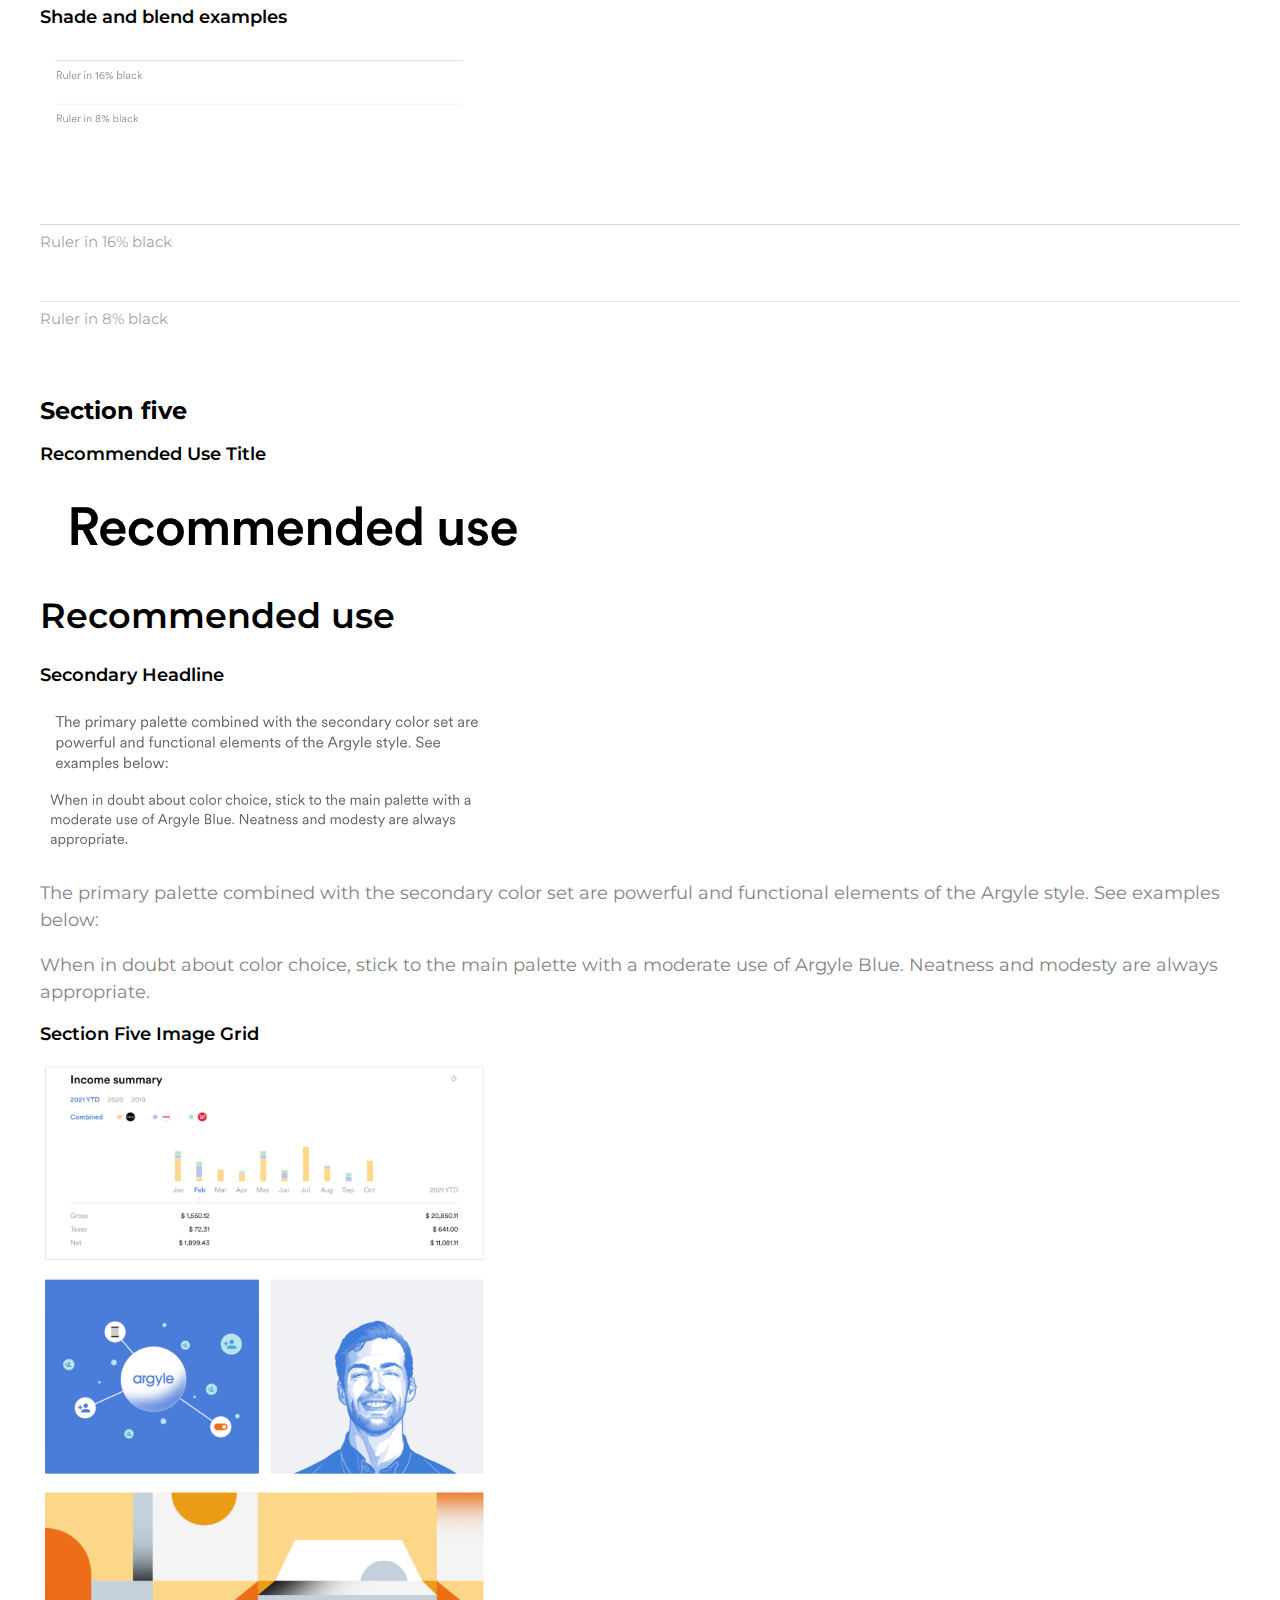
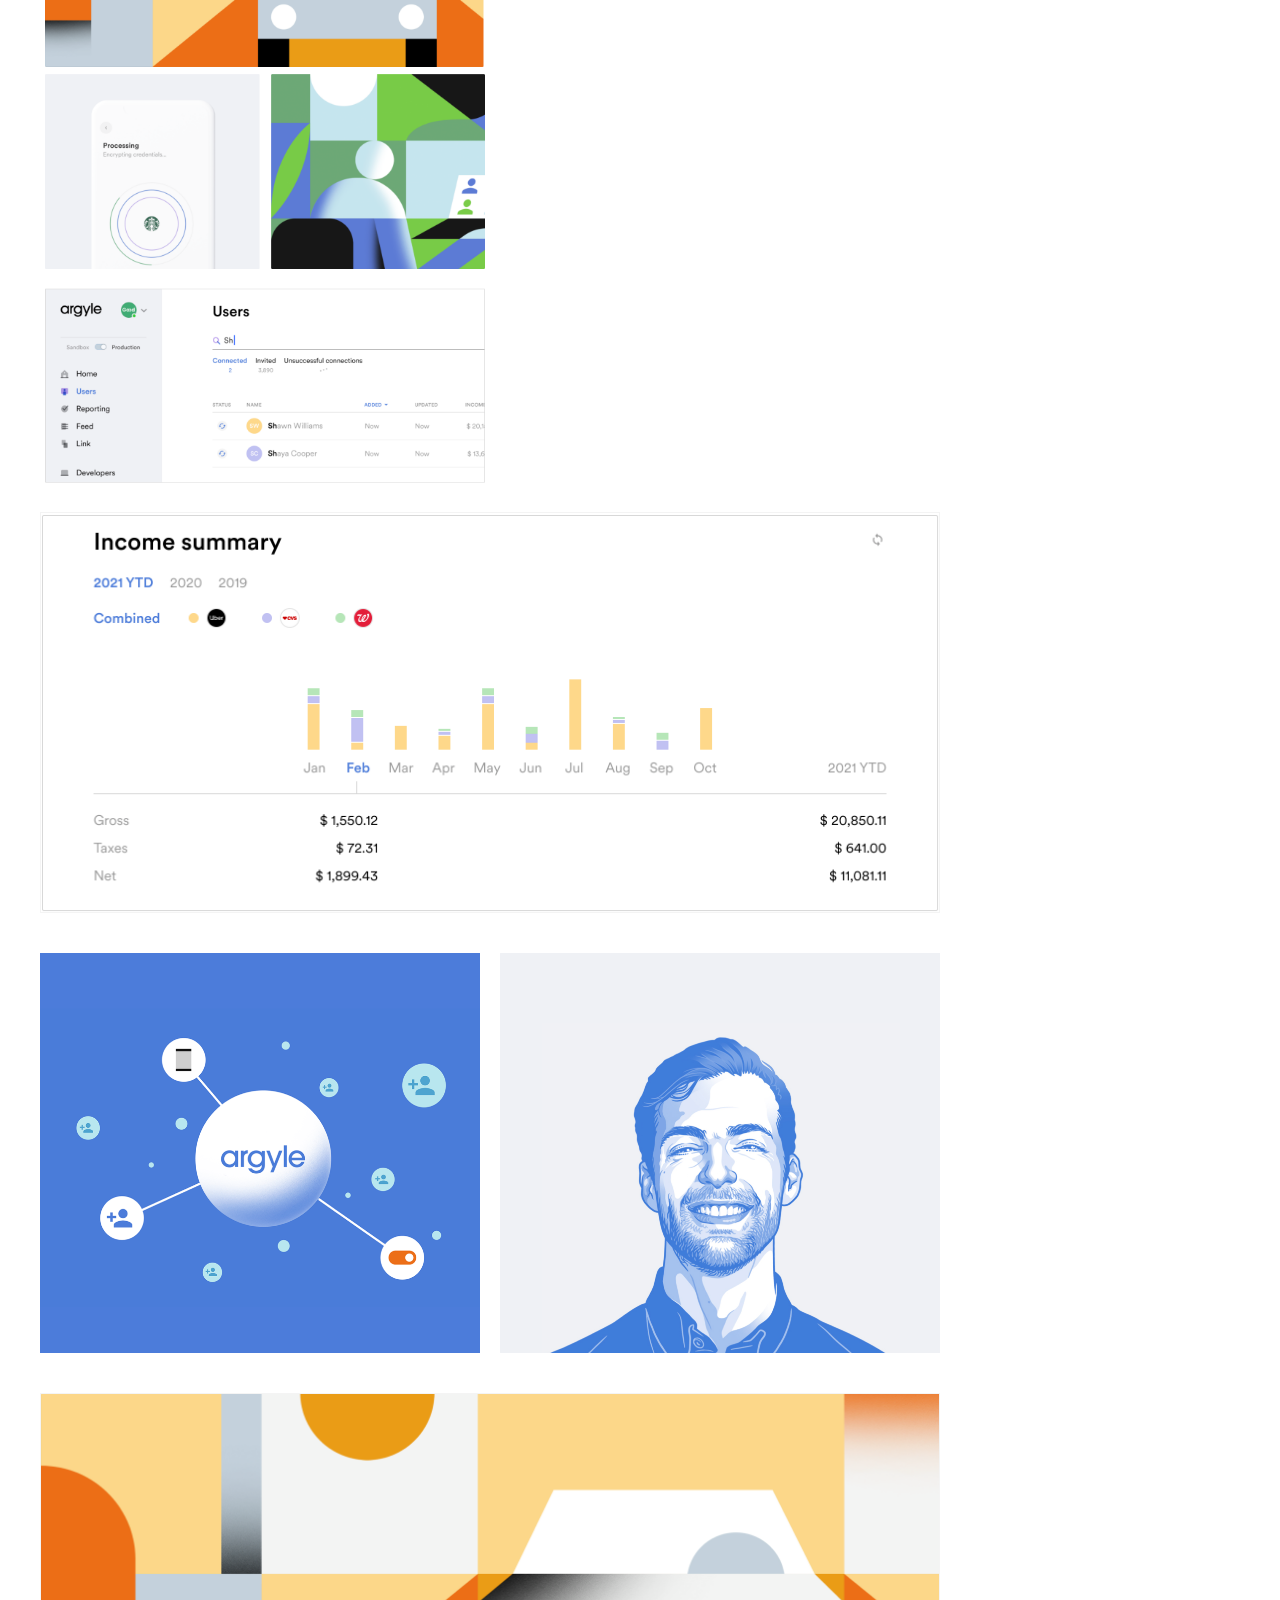
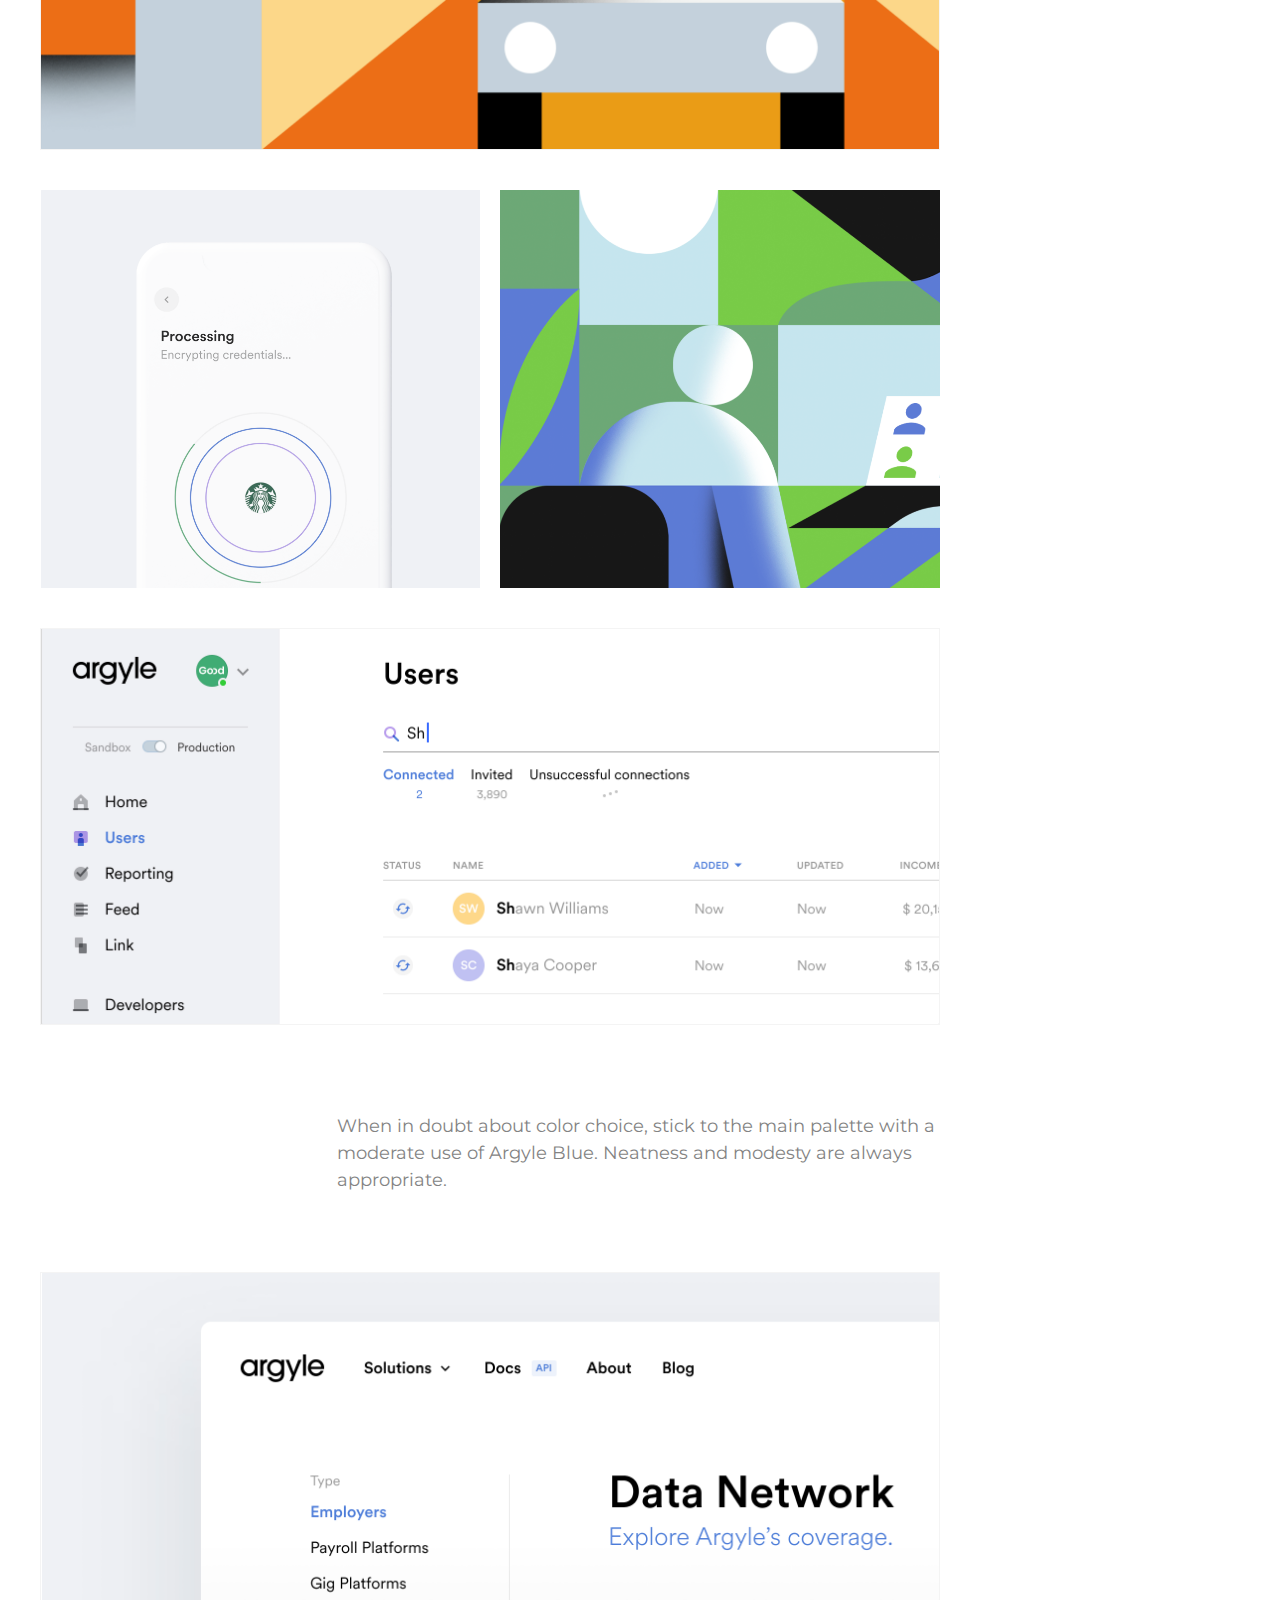
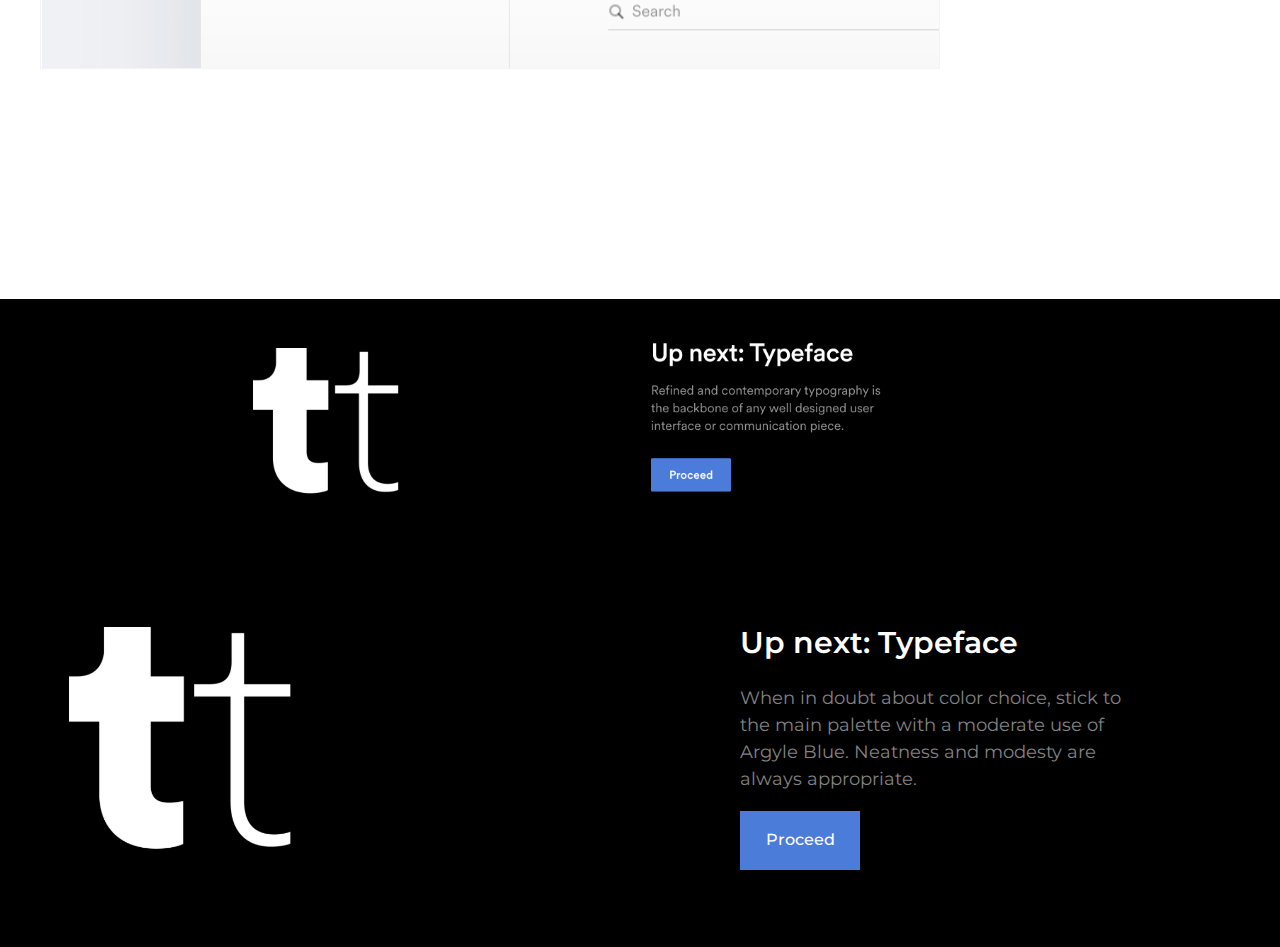
<file: components/index.html>
<!DOCTYPE html>
<html lang="en">
    <head>
        <meta charset="UTF-8">
        <link rel="stylesheet" href="../css/main.css">
        <link href="../css/normalize.css" rel="stylesheet">        
        <link rel="preconnect" href="https://fonts.gstatic.com">
<link href="https://fonts.googleapis.com/css2?family=Montserrat:wght@100;200;300;400;500;600;700;800;900&family=Poppins:wght@100;200;300;400;500;600;700&display=swap" rel="stylesheet">
    <title>Components | argyle styleguide</title>
    </head>

<body>
    <!-- components page header/nav -->
    <div class="page-header__color">
        <div class="page-header">
            <h1>Argyle Design Web Design System</h1>
            <h2>Web components</h2>
                <p>Select one of the seven sections of the Argyle Website to see all the molecules, atoms, and organisms ready to be assembled</p>

            <ul class="pagenav">
                <li><a href="#header-nav">Header/Nav</a></li>
                <li><a href="#cover-section">Cover Section</a></li>
                <li><a href="#section-one">Section One</a></li>
                <li><a href="#section-two">Section Two</a></li>
                <li><a href="#section-three">Section Three</a></li>
                <li><a href="#section-four">Section Four</a></li>
                <li><a href="#section-five">Section Five</a></li>
                <li><a href="#footer">Footer</a></li>
            </ul>
        </div>
    </div>

    <div class="site__container">
        <!-- header/nav components -->
        <h2 id="header-nav">Header/Nav Components</h2>
        <article class="component">
            <h3 class="component__name">Page Title</h3>
            <img srcset="../components/img/argyleStyleguideImages/Header/Header_sitename.png 2x" src="../components/img/argyleStyleguideImages/Header/Header_sitename.png" alt="page title">

            <div class="component_code">
                <h1><span class="site__name1">argyle</span><span class="site__name2">Styleguide</span></h1>
            </div>
        </article>

        <article class="component">
            <h3 class="component__name">Nav Bar</h3>
            <img srcset="../components/img/argyleStyleguideImages/Header/navbar_list.png 2x" src="../components/img/argyleStyleguideImages/Header/navbar_list.png" alt="Nav Bar">
            <div class="navbar">
                <ul class="navbar__list">
                    <li><a href="https://argyle.design/typeface/">Introduction</a></li>
                    <li><a href="https://argyle.design/logo/">Logotype</a></li>
                    <li><a href="https://tweidenbach.github.io/argyle-styleguide-casestudy/"><span class="navbar__current">Colors</span></a></li>
                    <li><a href="https://argyle.design/typeface/">Typeface</a></li>
                </Ul>
            </div>
        </article>

        <!-- aside component -->
        <article class="component">
            <h3 class="component__name">Aside Nav Bar</h3>
            <img srcset="img/argyleStyleguideImages/aside/asidenav.png 2x"
            src="img/argyleStyleguideImages/aside/asidenav.png" alt="aside nav bar">
            <div class="asidenavbar">
                <h2 class="asidenavbor__menutitle">Colors</h2>
                <ul class="asidenavbar__list">
                    <li><a href="#!">Primary Pallete</a></li>
                    <li><a href="#!">Secondary colors</a></li>
                    <li><a href="#!">Usage balance</a></li>
                    <li><a href="#!">Shades and blend modes</a></li>
                    <li><a href="#!">Recommended use</a></li>
                </Ul>
            </div>
        </article>

        <!-- cover components -->
        <h2 id="cover-section">Cover Section</h2>
        <article class="component">
            <h3 class="component__name">Cover Title</h3>
            <img 
            srcset="img/argyleStyleguideImages/cover/cover__title.png 2x"
            src="img/argyleStyleguideImages/cover/cover__title.png"
            alt="Cover Title">
        <div class="component">
            <h2 class="cover__title--components">Colors</h2>
        </div>
        </article>

        <article class="component">
            <h3 class="component__name">Cover Headline</h3>
            <img srcset="../components/img/argyleStyleguideImages/cover/cover__headline@2x.png 2x" src="../components/img/argyleStyleguideImages/cover/cover__headline@2x.png" alt="covercontent">
        <div class="component_code">
            <p class="cover__headline--components">The brand colors make our company representation interesting, vivid, and unique.</p>
        </div>
        </article>

        <article class="component">
            <h3 class="component__name">Cover Image</h3>
            <img srcset="../components/img/argyleStyleguideImages/cover/cover__image.png 2x" src="../components/img/argyleStyleguideImages/cover/cover__image.png" alt="Cover Image">
            <div class="component_code">
                <img class="cover__image" srcset="../components/img/argyleStyleguideImages/cover/cover__image.png 2x" src="../components/img/argyleStyleguideImages/cover/cover__image.png" alt="Cover Image">
            </div>
        </article>
        
        <!-- section one components -->
        <h2 id="section-one">Section One</h2>
        <article class="component">
            <div class="section">
                <img class="sectionone__image" src="../components/img/argyleStyleguideImages/Sectionone/sectionone__title@2x.png" alt="sectio one image">
            </div>
            <div class="component">
                <h2 class="section__title--components">Primary pallette</h2>
            </div>
        </article>

        <article class="component">
            <div class="section">
                <img class="sectionone__image" src="../components/img/argyleStyleguideImages/Sectionone/sectionone__heading.png" alt="covercontent">
            </div>
            <div class="component_code">
                <p class="section__headline">The primary colors are Argyle Blue, black, and white.
                </p>
            </div>
        </article>

        <article class="component">
            <h3 class="component__name">Primary color card</h3>
            <img srcset="../components/img/argyleStyleguideImages/Sectionone/sectionone__card@2x.png 2x" src="../components/img/argyleStyleguideImages/Sectionone/sectionone__card@2x.png" alt="section one card">

            <div class="colorcardcontainer">
                    <div class="primarycolorcard">
                        <h2 class="primarycolorcard__title">Argyle blue</h2>
                        <div class="primarycolorcard__rgb"><span                    class="primarycolorcard__rgb--title">RGB</span><span class="primarycolorcard__rgb--numbers">105  75  165</span>
                        </div>
                        <div class="primarycolorcard__hex"><span    class="primarycolorcard__hex--title">HEX</span><span class="primarycolorcard__hex--numbers">694BA5</span>
                        </div>
                    </div>

                    <div class="primarycolorcard__black">
                        <h2 class="primarycolorcard__title">Pure Black</h2>
                        <div class="primarycolorcard__rgb"><span class="primarycolorcard__rgb--title">RGB</span><span class="primarycolorcard__rgb--numbers">0  0  0</span>
                        </div>
                        <div class="primarycolorcard__hex"><span class="primarycolorcard__hex--title">HEX</span><span class="primarycolorcard__hex--numbers">000000</span>
                        </div>
                    </div>

                    <div class="primarycolorcard__white">
                        <h2 class="primarycolorcard__title--white">Pure White</h2>
                        <div class="primarycolorcard__rgb"><span class="primarycolorcard__rgb--titlewhite">RGB</span><span class="primarycolorcard__rgb--numberswhite">0  0  0</span>
                        </div>
                        <div class="primarycolorcard__hexwhite"><span class="primarycolorcard__hex--titlewhite">HEX</span><span class="primarycolorcard__hex--numberswhite">000000</span>
                        </div>
                    </div>
            </div>
        </article>

        <article class="component">
            <div class="section">
            <img class="sectionone__image" src="../components/img/argyleStyleguideImages/Sectionone/sectionone__content.png" alt="covercontent">
            </div>

            <div class="component_code">
                <p class="section__headline">When printing, consult your printing service provider for the best possible match. For black and white, consider the maximum achievable color purity and contrast.
                </p>
            </div>
        </article>

        <!-- section two componenets -->
        <h2 id="section-two">Section two</h2>
        <h3 class="component__name">Secondary Color Title</h3>
        <article class="component">
            <img srcset="img/argyleStyleguideImages/Sectiontwo/section__title.png" src="img/argyleStyleguideImages/Sectiontwo/section__title.png" alt="section two title">

            <div class="component">
                <h2 class="section__title--components">Secondary colors</h2>
            </div>
        </article>

        <article class="component">
            <h3 class="component__name">Secondary Headline</h3>
            <div class="section">
                <img class="sectionone__image" src="../components/img/argyleStyleguideImages/Sectiontwo/section__heading.png" alt="covercontent">
            </div>

            <div class="component_code">
                <p class="section__headline">Secondary colors bring contrast and difference to our primary palette. They are used to highlight small but important items in the UI or make our marketing materials pop. </p>
            </div>
        </article>

        <article class="component">
            <h3 class="component__name">Secondary color card</h3>
            <div class="section">
                <img class="sectionone__image" srcset="img/argyleStyleguideImages/Sectiontwo/sectiontwocard.png" src="img/argyleStyleguideImages/Sectiontwo/sectiontwocard.png" alt="section two color card">
            </div>
            <div class="secondarycolorcard__grid">
                <div class="colorcard">
                    <h2 class="colorcard__title">Purple</h2>
                    <span class="colorcard__dot"></span>
                    
                    <div class="colorcard__rgb"><span class="colorcard__rgb--title">RGB</span><span class="colorcard__rgb--numbers">105  75  165</span>
                    </div>
                    
                    <div class="colorcard__hex"><span class="colorcard__hex--title">HEX</span><span class="colorcard__hex--numbers">694BA5</span>
                    </div>
                </div>

                <div class="colorcard">
                    <h2 class="colorcard__title">Cyan</h2>
                    <span class="colorcard__dot--cyan"></span>
                    
                    <div class="colorcard__rgb"><span class="colorcard__rgb--title">RGB</span><span class="colorcard__rgb--numbers">78  164  208</span>
                    </div>
                    
                    <div class="colorcard__hex"><span class="colorcard__hex--title">HEX</span><span class="colorcard__hex--numbers">4EA4D0</span>
                    </div>
                </div>

                <div class="colorcard">
                    <h2 class="colorcard__title">Orange</h2>
                    <span class="colorcard__dot--orange"></span>
                    
                    <div class="colorcard__rgb"><span class="colorcard__rgb--title">RGB</span><span class="colorcard__rgb--numbers">236  111  24</span>
                    </div>

                    <div class="colorcard__hex"><span class="colorcard__hex--title">HEX</span><span class="colorcard__hex--numbers">EC6F18</span>
                    </div>
                </div>
                    
                <div class="colorcard">
                    <h2 class="colorcard__title">Green</h2>
                    <span class="colorcard__dot--green"></span>
                    
                    <div class="colorcard__rgb"><span class="colorcard__rgb--title">RGB</span><span class="colorcard__rgb--numbers">64  172  116</span>
                    </div>

                    <div class="colorcard__hex"><span class="colorcard__hex--title">HEX</span><span class="colorcard__hex--numbers">40AC74</span>
                    </div>
                </div>

                <div class="colorcard">
                    <h2 class="colorcard__title">Olive</h2>
                    <span class="colorcard__dot--olive"></span>
                    
                    <div class="colorcard__rgb"><span class="colorcard__rgb--title">RGB</span><span class="colorcard__rgb--numbers">132  164  32</span>
                    </div>
                    
                    <div class="colorcard__hex"><span class="colorcard__hex--title">HEX</span><span class="colorcard__hex--numbers">84A420</span>
                    </div>
                </div>
                    
                <div class="colorcard">
                    <h2 class="colorcard__title">Light Purple</h2>
                    <span class="colorcard__dot--lightpurple"></span>
                    
                    <div class="colorcard__rgb"><span class="colorcard__rgb--title">RGB</span><span class="colorcard__rgb--numbers">183  156  239</span>
                    </div>

                    <div class="colorcard__hex"><span class="colorcard__hex--title">HEX</span><span class="colorcard__hex--numbers">B79CEF</span>
                    </div>
                </div>

                <div class="colorcard">
                    <h2 class="colorcard__title">Light Blue</h2>
                    <span class="colorcard__dot--lightblue"></span>
                    
                    <div class="colorcard__rgb"><span class="colorcard__rgb--title">RGB</span><span class="colorcard__rgb--numbers">186  230  240</span>
                    </div>
                    
                    <div class="colorcard__hex"><span class="colorcard__hex--title">HEX</span><span class="colorcard__hex--numbers">BAE6F0</span>
                    </div>
                </div>

                <div class="colorcard">
                    <h2 class="colorcard__title">Light Orange</h2>
                    <span class="colorcard__dot--lightorange"></span>
                    
                    <div class="colorcard__rgb"><span class="colorcard__rgb--title">RGB</span><span class="colorcard__rgb--numbers">254  216  138</span>
                    </div>

                    <div class="colorcard__hex"><span class="colorcard__hex--title">HEX</span><span class="colorcard__hex--numbers">FED88A</span>
                    </div>
                </div>

                <div class="colorcard">
                    <h2 class="colorcard__title">Light Green</h2>
                    <span class="colorcard__dot--lightgreen"></span>
                    
                    <div class="colorcard__rgb"><span class="colorcard__rgb--title">RGB</span><span class="colorcard__rgb--numbers">182  230  184</span>
                    </div>
                    
                    <div class="colorcard__hex"><span class="colorcard__hex--title">HEX</span><span class="colorcard__hex--numbers">B6E6B8
                    </span>
                </div>
                </div>

                <div class="colorcard">
                    <h2 class="colorcard__title">Light Olive</h2>
                    <span class="colorcard__dot--lightolive"></span>
                    
                    <div class="colorcard__rgb"><span class="colorcard__rgb--title">RGB</span><span class="colorcard__rgb--numbers">223 231 141</span>
                    </div>

                    <div class="colorcard__hex"><span class="colorcard__hex--title">HEX</span><span class="colorcard__hex--numbers">DFE795</span>
                    </div>
                </div>

                <div class="colorcard">
                    <h2 class="colorcard__title">Light Bluish dark grey</h2>
                    <span class="colorcard__dot--bdg"></span>
                    
                    <div class="colorcard__rgb"><span class="colorcard__rgb--title">RGB</span><span class="colorcard__rgb--numbers">76 79 86</span>
                    </div>
                    
                    <div class="colorcard__hex"><span class="colorcard__hex--title">HEX</span><span class="colorcard__hex--numbers">DFE795</span>
                    </div>
                </div>

                <div class="colorcard">
                    <h2 class="colorcard__title">Bluish grey</h2>
                    <span class="colorcard__dot--bluishgrey"></span>
                    
                    <div class="colorcard__rgb"><span class="colorcard__rgb--title">RGB</span><span class="colorcard__rgb--numbers">196 210 220</span>
                    </div>
                    
                    <div class="colorcard__hex"><span class="colorcard__hex--title">HEX</span><span class="colorcard__hex--numbers">C4D2DC</span>
                    </div>
                </div>

                <div class="colorcard">
                    <h2 class="colorcard__title">Light grey</h2>
                    <span class="colorcard__dot--lightgrey"></span>
                    
                    <div class="colorcard__rgb"><span class="colorcard__rgb--title">RGB</span><span class="colorcard__rgb--numbers">217 217 217</span>
                    </div>
                    
                    <div class="colorcard__hex"><span class="colorcard__hex--title">HEX</span><span class="colorcard__hex--numbers">D9D9D9</span>
                    </div>
                </div>

                <div class="colorcard">
                    <h2 class="colorcard__title">Bluish light grey</h2>
                    <span class="colorcard__dot--blg"></span>
                    
                    <div class="colorcard__rgb"><span class="colorcard__rgb--title">RGB</span><span class="colorcard__rgb--numbers">239 241 245</span>
                    </div>
                    
                    <div class="colorcard__hex"><span class="colorcard__hex--title">HEX</span><span class="colorcard__hex--numbers">EFF1F5</span>
                    </div>
                </div>

                <div class="colorcard">
                    <h2 class="colorcard__title">Extra light grey</h2>
                    <span class="colorcard__dot--elg"></span>
                    
                    <div class="colorcard__rgb"><span class="colorcard__rgb--title">RGB</span><span class="colorcard__rgb--numbers">244 244 244</span>
                    </div>
                    
                    <div class="colorcard__hex"><span class="colorcard__hex--title">HEX</span><span class="colorcard__hex--numbers">F4F4F4</span>
                    </div>
                </div>

                <div class="colorcard">
                    <h2 class="colorcard__title">Red</h2>
                    <span class="colorcard__dot--red"></span>
                    
                    <div class="colorcard__rgb"><span class="colorcard__rgb--title">RGB</span><span class="colorcard__rgb--numbers">231 40 66</span>
                    </div>
                    
                    <div class="colorcard__hex"><span class="colorcard__hex--title">HEX</span><span class="colorcard__hex--numbers">E72842</span>
                    </div>
                </div>

                <div class="colorcard">
                    <h2 class="colorcard__title">Light red</h2>
                    <span class="colorcard__dot--lightred"></span>
                    
                    <div class="colorcard__rgb"><span class="colorcard__rgb--title">RGB</span><span class="colorcard__rgb--numbers">254 164 138</span>
                    </div>
                    
                    <div class="colorcard__hex"><span class="colorcard__hex--title">HEX</span><span class="colorcard__hex--numbers">FEA48A</span>
                    </div>
                </div>
            </div>
        </article>

        <!-- section three components -->
        <h2 id="section-three">Section Three</h2>
        <article class="component">
            <div class="section">
            <img class="sectionone__image" src="../components/img/argyleStyleguideImages/Sectionthree/section__title.png" alt="section three title">
            </div>
        
            <div class="component">
                <h2 class="section__title--components">Usage balance</h2>
            </div>
        </article>

        <article class="component">
            <div class="section">
            <img class="sectionone__image" src="../components/img/argyleStyleguideImages/Sectionthree/section__heading.png" alt="section three heading">
            </div>
        
            <div class="component_code">
                <p class="section__headline">Argyle’s materials should give an overall impression of consistent use of color. The following examples give a general idea of the appropriate color balance:</p>
            </div>
        </article>

        <article class="usage balance">
            <div class="usagebalance__container">
                
                <div class="usagebalance__content">
                    <h3>Content</h3>
                    <p class="section__headline">White and light backgrounds should be the basis, while Argyle Blue serves as a logical and functional accent (links, buttons, key text).</p>
                    <p class="section__headline">Typesetting should give the impression of a uniform texture with some pure black accents (headings).</p>
                    <p class="section__headline">The secondary set of colors provides additional nuances, for example, with iconography or tags.</p>
                </div>

                <div class="usagebalance__image">
                    <img class="usagebalance__image1" src="../components/img/argyleStyleguideImages/Sectionthree/sectionthreecard__image.png" alt="gradient image placeholder">
                </div>
            </div>

            <div class="usagebalance__container">
                <div class="usagebalance__content">
                    <h3>Imagery</h3>
                    <p class="section__headline">Illustrative materials (cover images, promo, social networks images, internal use) can be more expressive, depending on the purpose and context. More active use of complementary colors is allowed.</p>
                </div>

                <div class="usagebalance__image">
                    <img class="usagebalance__image1" src="../components/img/argyleStyleguideImages/Sectionthree/sectionthreecard__image.png" alt="gradient image placeholder">
                </div>
            </div>
        </article>

        <!-- section four components -->

        <h2 id="section-four">Section four</h2>
        <h3 class="component__name">Shades and blend modes Title</h3>
        <article class="component">
            <img src="../components/img/argyleStyleguideImages/Sectionfour/section__title.png" alt="section four title">
            <div class="component">
                <h2 class="section__title--components">Shade and blend modes</h2>
            </div>
        </article>

        <article class="component">
            <h3 class="component__name">Secondary Headline</h3>
            <div class="section">
                <img class="sectionone__image" src="../components/img/argyleStyleguideImages/Sectionfour/section__content.png" alt="section four content">
                <img class="sectionone__image" src="../components/img/argyleStyleguideImages/Sectionfour/shade__content.png" alt="section four content">
                <img class="sectionone__image" src="../components/img/argyleStyleguideImages/Sectionfour/shade__content2.png" alt="section four content">
            </div>
          
            <div class="component_code">
                <p class="section__headline">We use shades of gray to give a lightweight and airy feeling to our mockups. Sticking to just a couple of variations of gray in a single mockup adds a layer of depth without introducing too many elements. For example: </p>
                <p class="section__headline">We use blend modes with <span class="blue"> Argyle blue &#x25cf; </span> and <span class="lightpurple"> light purple &#x25cf; </span> to form unique overlapping effects in iconography. Blend modes for both colors are set in Multiply mode:</p>
                <p class="section__headline">While effective and striking, this effect can become overwhelming when used incorrectly. We recommend using it in moderation, to accentuate important elements in small sizes. </p>
            </div>
        </article>

        <article>
        <h3 class="component__name">Shade and blend examples</h3>
            <div class="section">
            <img class="sectionone__image" src="../components/img/argyleStyleguideImages/Sectionfour/shade__size—shade.png" alt="shade and size image">
            </div>

            <div class="sectionfourflex">
                <div class="sectionfour100">
                    <p class="sectionfour__100">100%</p>
                    <p class="sectionfourflex__headline">Headings, links</p>
                </div> 

                <div class="sectionfour80">
                    <p class="sectionfour__80">80%</p>
                    <p class="sectionfourflex__headline">General typesetting</p>
                </div>

                <div class="sectionfour40">
                    <p class="sectionfour__40">40%</p>
                    <p class="sectionfourflex__headline">Captions, secondary info</p>
                </div>
            </div>
        </article>

        <article>
            <h3 class="component__name">Shade and blend examples</h3>
            <div class="section">
            <img class="sectionone__image" src="../components/img/argyleStyleguideImages/Sectionfour/shade__ruler.png" alt="shade ruler">
            </div>
    
            <div class="sectionfourruler">
                <div class="ruler">
                    <p class="ruler__headline16">Ruler in 16% black</p>
                    <p class="ruler__headline8">Ruler in 8% black</p>
                </div>
            </div>
        </article>

        <!-- section five components -->
        <h2 id="section-five">Section five</h2>
        <h3 class="component__name">Recommended Use Title</h3>
        <article class="component">
            <img src="../components/img/argyleStyleguideImages/Sectionfive/section__title.png" alt="section five title">
            <div class="component">
                <h2 class="section__title--components">Recommended use</h2>
            </div>
        </article>

        <article class="component">
            <h3 class="component__name">Secondary Headline</h3>
            <div class="section">
                <img class="sectionone__image" src="../components/img/argyleStyleguideImages/Sectionfive/section__heading.png" alt="content image">
                <img class="sectionone__image" src="../components/img/argyleStyleguideImages/Sectionfive/section__content.png" alt="content image">
            </div>
          
        <div class="component_code">
            <p class="section__headline">The primary palette combined with the secondary color set are powerful and functional elements of the Argyle style. See examples below: </p>
            <p class="section__headline">When in doubt about color choice, stick to the main palette with a moderate use of Argyle Blue. Neatness and modesty are always appropriate.</p>
        </div>
        </article>

        <article class="component">
            <h3 class="component__name">Section Five Image Grid</h3>
            <div class="section">
                <img class="sectionone__image" src="../components/img/argyleStyleguideImages/Sectionfive/sectionfive__grid.png">
                <img class="sectionone__image" src="../components/img/argyleStyleguideImages/Sectionfive/sectionfive__grid(2).png" alt="content image">
            </div>
        </article>

        <article class="ru grid">
            <div class="ru__container">
                
                <div class="ru__largeimage">
                    <img class="largeimage" src="../components/img/argyleStyleguideImages/Sectionfive/sectionfive__imageslarge.png" alt="Graph image">
                </div>
                
                <div class="ru__smallimage">
                    <img class="image1" src="../components/img/argyleStyleguideImages/Sectionfive/sectionfive__imagesmall1.png" alt="argyle graphic">
                    <img class="image2" src="../components/img/argyleStyleguideImages/Sectionfive/sectionfive__imagesmall2.png" alt="drawn image of a man">
                </div>

                <div class="ru__largeimage">
                    <img class="largeimage" src="../components/img/argyleStyleguideImages/Sectionfive/sectionfive__imageslarge1.png" alt="decorative image">
                </div>
    
                <div class="ru__smallimage">
                    <img class="image1" src="../components/img/argyleStyleguideImages/Sectionfive/sectionfive__imagesmall3.png" alt="image of technology processing">
                    <img class="image2" src="../components/img/argyleStyleguideImages/Sectionfive/sectionfive__imagesmall4.png" alt="decorative image">
                </div>

                <div class="ru__largeimage">
                    <img class="largeimage3" src="../components/img/argyleStyleguideImages/Sectionfive/sectionfive__imageslarge2.png" alt="screen shot of user interface">
                </div>

                <div class="sectionfive">
                    <p class="section__headline">When in doubt about color choice, stick to the main palette with a moderate use of Argyle Blue. Neatness and modesty are always appropriate.</p>
                </div>
                
                <div class="ru__largeimage">
                    <img class="largeimage4" src="../components/img/argyleStyleguideImages/Sectionfive/sectionfive__imageslarge3.png" 
                    alt="screen shot of data network interface">
                </div>
            </div>
        </article>
    </div>
    
    <!-- footer components -->
    <footer id="footer" class="footercolor">
        <div class="footercontainer">
            <img class="footer__image1" src="../components/img/argyleStyleguideImages/footer/footer.png" alt="footer image">
        </div>
    </footer> 

    <footer class="footercolor">
        <div class="footercontainer">
            <img class="footer__image" src="../components/img/argyleStyleguideImages/footer/footer__image.png" alt="footer image">
            <div class="footer__content">
                <h2 class="section__title1">Up next: Typeface</h2>
                <p class="section__headline">When in doubt about color choice, stick to the main palette with a moderate use of Argyle Blue. Neatness and modesty are always appropriate.</p>
                <p> <span class="footer__button">
                    Proceed
                </span></p>
            </div>
        
        </div>
        
    </footer>  
</body>
</html>
</file>
<file: css/main.css>
/* page structure */

:root {
  --font-sans-serif: Montserrat, sans-serif;
  --argyle: Poppins, sans-serif;
  --black: #000;
  --white: rgb(255, 255, 255);
  --blue: rgb(76, 124, 218);
  --gray: rgb(131, 131, 131);
  --purple: rgb(105, 75, 165);
  --cyan: rgb(78, 164, 208);
  --orange: rgb(236, 111, 24);
  --green: rgb(64, 172, 116);
  --olive: rgb(132, 164, 32);
  --lightpurple: rgb(183, 156, 239);
  --lightblue: rgb(186, 230, 238);
  --lightorange: rgb(254, 216, 138);
  --lightgreen: rgb(182, 230, 184);
  --lightolive: rgb(223, 231,141);
  --bluishdarkgrey: rgb(76, 79, 86);
  --bluishgrey: rgb(196, 210, 220);
  --lightgrey: rgb(217, 217, 217);
  --bluishlightgrey: rgb(238, 241, 245);
  --extralightgrey: rgb(244, 244, 244);
  --red: rgb(231, 40, 66);
  --lightred: rgb(254, 164, 138);
}

html {
    box-sizing: border-box;
}
  *,
  *:before,
  *:after {
    box-sizing: inherit;
}

img {
  display: block;
}

body {
  font-family: var(--font-sans-serif);

}

/* defined headings */
h3 {
  font-size: 18px;
  font-weight: 600;
}

/* links */
a {
  text-decoration: none;
}

/* unvisited link */
a:link {
  color: var(--black);
}

/* visited link */
a:visited {
  color: var(--black);
}

/* mouse over link */
a:hover {
  color: var(--blue);
}

/* selected link */
a:active {
  color: var(--blue);
}

/* component page specific css */
.cover__title--components {
  font-size: 60px;
  font-weight: 600;
}

.cover__headline--components {
  font-weight: 300;
  font-size: 30px;
  line-height: 1.3;
  color: var(--blue);
  padding-left: 10px;
  margin-bottom: 4rem;
}

.section {
  display:inline-block;
}

.section__title--components {
  font-size: 35px;
  font-weight: 600;
}


/* site grid and page containers */
.site__container {
  max-width: 1200px;
  margin: auto;
}

.main-content{
  grid-column: 2;
 }

.Aside-content__container {
  display: grid;
  grid-template-columns: 1fr 3fr;
  margin-top: 75px
  }
  
.asidenavbar {
  grid-row-end: span 2;
  }

/* header - site name and site navbar */
.header{
  display: flex;
  flex-wrap: wrap;
  align-items: center;
  justify-content: space-between;
  margin-top: 20px;
}

.site__name1 {
  font-family: poppins;
  font-weight: 400;
  font-size: 33px;
  padding-left: 10px;
}

.site__name2 {
  color: var(--blue);
  font-weight: 300;
  font-size: 26px;
  padding-left: 10px;
  margin-right: 20px;
}

.page-header__color {
  border-bottom: 20px solid var(--blue);
}

.page-header{
  max-width: 1200px;
  text-align: center;
  margin: auto;
  padding: 20px;
}

.pagenav {
  display: flex;
  justify-content: space-between;
  list-style: none;
}

.navbar {
  display: flex;
  flex-wrap: wrap;
  align-items: center;
  margin-top: 10px;
  margin-right: 200px;
}

.navbar__list {
  list-style: none;
  text-decoration: none;
  display: flex;
  padding: 0;
}

.navbar__list li {
  font-size: 15px;
  padding: 10px;
}

.navbar__current {
  color: var(--blue);
}

/* aside navbar */
.asidenavbor__menutitle {
  font-size: 15px;
  font-weight: 400;
  padding-left: 10px;
  margin-top: 60px;
}

.asidenavbar__list {
  font-size: 15px;
  text-decoration: none;
  list-style: none;
  padding-left: 35px;

}

.asidenavbar__list li {
  padding-left: 0px;
  padding-top: 3px;
  padding-bottom: 3px;
}

/* cover section */
.cover__title {
  font-size: 60px;
  font-weight: 600;
  margin-left: 33%;
}

.cover__image {
  margin-top: 20px;
  max-width: 100%;
  height: auto;
}
.cover__headline {
  font-weight: 300;
  font-size: 30px;
  line-height: 1.3;
  color: var(--blue);
  padding-left: 10px;
  margin-left: 33%;
  margin-bottom: 4rem;
}

/* section 1,2,3,4,5 uniform components */
.sectionone, .sectiontwo, .sectionthree, .sectionfour, .sectionfive {
  display:inline-block;
  margin-left: 33%;
}

.section__title {
  font-size: 35px;
  font-weight: 600;
  margin-top: 250px;
}

.section__headline {
  font-weight: 400;
  font-size: 18px;
  line-height: 1.5;
  color: var(--gray);
}

/* section one specific components */
.sectionone__image {
  width: 75%;
  max-width: 600px;
}

/* section one card */
.card__title {
  font-size: 28px;
  font-weight: 500;
  padding-left: 20px;
}

.colorcardcontainer {
  display: flex;
  flex-direction: row;
  flex-wrap: wrap;
  max-width: 900px;
  margin: 55px 0px;
}

.primarycolorcard {
  width: 275px;
  height: 450px;
  background-color: #4c7cda;
  margin: 10px;
  box-sizing: border-box;
}

.primarycolorcard__black {
  width: 275px;
  height: 450px;
  background-color: #000000;
  box-sizing: border-box;
  margin: 10px;
}

.primarycolorcard__title {
  font-size: 18px;
  font-weight: 500;
  color: var(--white);
  padding: 15px;
  margin: 15px 10px;
}

.primarycolorcard__rgb {
  padding: 15px 0px;
  font-size: 16px;
  font-weight: 300;
  padding-left: 15px;
  margin-top: 290px;
  margin-left: 10px;
}

.primarycolorcard__rgb--title {
  font-family: Montserrat;
  color: var(--lightgrey);
  padding-right: 10px;
}
  
.primarycolorcard__rgb--numbers {
  font-weight: 400;
  color: var(--white);
  word-spacing: 15px;
}

.primarycolorcard__hex {
  padding-bottom: 15px;
  font-size: 16px;
  }

.primarycolorcard__hex--title {
  font-family: Montserrat;
  color: var(--lightgrey);
  padding-right: 12px;
  padding-left: 15px;
  margin-left: 10px;
}
  
.primarycolorcard__hex--numbers {
  font-weight: 400;
  color: var(--white);
}

.primarycolorcard__white {
  width: 275px;
  height: 450px;
  background-color: #ffffff;
  border: 1px solid var(--lightgrey);
  box-sizing: border-box;
  margin: 10px;
}

.primarycolorcard__title--white {
  color: var(--black);
  font-size: 18px;
  font-weight: 500;
  padding: 15px;
  margin: 15px 10px;
}

.primarycolorcard__rgb--titlewhite {
  font-family: Montserrat;
  color: var(--gray);
  padding-right: 10px;
}
    
.primarycolorcard__rgb--numberswhite {
  font-weight: 400;
  color: var(--black);
  word-spacing: 5px;
}

.primarycolorcard__hexwhite {
  padding-bottom: 15px;
  font-size: 10px;
}

.primarycolorcard__hex--titlewhite {
  font-family: Montserrat;
  color: var(--gray);
  padding-right: 12px;
  padding-left: 15px;
}
    
.primarycolorcard__hex--numberswhite {
  font-weight: 400;
  color: var(--black);
}

/* section two card */

.secondarycolorcard__grid {
  display: grid;
  grid-template-columns: repeat(auto-fill, minmax(162px,1fr));
  justify-items:left;
  grid-gap: 20px;
  margin-top: 50px;
}

.colorcard {
  width: 117px;
  box-sizing: border-box;
}

.colorcard__title {
  color: var(--black);
  font-size: 14px;
  font-weight: 500;
  margin-top: 0px;
  margin-bottom: 15px;
}

.colorcard__dot {
  height: 75px;
  width: 75px;
  background-color: var(--purple);
  border-radius: 50%;
  display: inline-block;
}

.colorcard__dot--cyan{
  height: 75px;
  width: 75px;
  background-color: var(--cyan);
  border-radius: 50%;
  display: inline-block;
}

.colorcard__dot--orange{
  height: 75px;
  width: 75px;
  background-color: var(--orange);
  border-radius: 50%;
  display: inline-block;
}

.colorcard__dot--green{
  height: 75px;
  width: 75px;
  background-color: var(--green);
  border-radius: 50%;
  display: inline-block;
}

.colorcard__dot--olive{
  height: 75px;
  width: 75px;
  background-color: var(--olive);
  border-radius: 50%;
  display: inline-block;
}

.colorcard__dot--lightpurple {
  height: 75px;
  width: 75px;
  background-color: var(--lightpurple);
  border-radius: 50%;
  display: inline-block;
}

.colorcard__dot--lightblue {
  height: 75px;
  width: 75px;
  background-color: var(--lightblue);
  border-radius: 50%;
  display: inline-block;
}

.colorcard__dot--lightorange {
  height: 75px;
  width: 75px;
  background-color: var(--lightorange);
  border-radius: 50%;
  display: inline-block;
}

.colorcard__dot--lightgreen {
  height: 75px;
  width: 75px;
  background-color: var(--lightgreen);
  border-radius: 50%;
  display: inline-block;
}

.colorcard__dot--lightolive {
  height: 75px;
  width: 75px;
  background-color: var(--lightolive);
  border-radius: 50%;
  display: inline-block;
}

.colorcard__dot--bdg {
  height: 75px;
  width: 75px;
  background-color: var(--bluishdarkgrey);
  border-radius: 50%;
  display: inline-block;
}

.colorcard__dot--bluishgrey {
  height: 75px;
  width: 75px;
  background-color: var(--bluishgrey);
  border-radius: 50%;
  display: inline-block;
}

.colorcard__dot--lightgrey {
  height: 75px;
  width: 75px;
  background-color: var(--lightgrey);
  border-radius: 50%;
  display: inline-block;
}

.colorcard__dot--blg {
  height: 75px;
  width: 75px;
  background-color: var(--bluishlightgrey);
  border-radius: 50%;
  display: inline-block;
}

.colorcard__dot--elg {
  height: 75px;
  width: 75px;
  background-color: var(--extralightgrey);
  border-radius: 50%;
  display: inline-block;
}

.colorcard__dot--red {
  height: 75px;
  width: 75px;
  background-color: var(--red);
  border-radius: 50%;
  display: inline-block;
}

.colorcard__dot--lightred {
  height: 75px;
  width: 75px;
  background-color: var(--lightred);
  border-radius: 50%;
  display: inline-block;
}

.colorcard__rgb {
  padding: 15px 0px;
  font-size: 12px;
}

.colorcard__rgb--title {
  font-family: Montserrat;
  color: var(--gray);
  padding-right: 10px;
}

.colorcard__rgb--numbers {
  font-weight: 400;
  word-spacing: 5px;
}

.colorcard__hex {
  padding-bottom: 15px;
  font-size: 12px;
}

.colorcard__hex--title {
  font-family: Montserrat;
  color: var(--gray);
  padding-right: 12px;
}

.colorcard__hex--numbers {
  font-weight: 400;
}

/* section three specific components */
.usagebalance__container {
  display: flex;
  flex-direction: row;
  flex-wrap: wrap;
  margin-top: 50px;
}

.usagebalance__content {
  flex: 0;
  min-width: 250px;
}

.usagebalance__image {
  flex: 1;
  min-width: 350px;
}

.usagebalance__image1 {
  max-width:100%
}

/* section four specific components */
.sectionfourflex {
  max-width: 500px;
  display: flex;
  justify-content: space-between;
  margin: 60px 0px;
}

.sectionfour__100 {
  font-size: 60px;
  margin: 0px;
}

.sectionfour__80 {
  font-size: 60px;
  color: rgb(0, 0, 0, .8);
  margin: 0px;
}

.sectionfour__40 {
  font-size: 60px;
  color: rgb(0, 0, 0, .4);
  margin: 0px;
}

.sectionfourflex__headline {
  color: rgb(0, 0, 0, .4);
  font-size: 14px;
  margin-top: 0px;
}

.sectionfour__image {
  max-width:100%
}

.blue {
  color: var(--blue);
}

.lightpurple {
  color: var(--lightpurple);
}

.sectionfourruler {
  margin: 70px 0px;
}

.ruler__headline16 {
  color: rgb(0, 0, 0, .4);  
  border-top: 1px solid rgb(0, 0, 0, .16);
  font-size: 15px;
  padding-top: 8px;
  margin: 15px 0px;
}

  .ruler__headline8 {
  color: rgb(0, 0, 0, .4);  
  border-top: 1px solid rgb(0, 0, 0, .1);
  font-size: 15px;
  padding-top: 8px;
  margin: 50px 0px;
}

/* section five specific components */
.ru__container {
  max-width: 900px;
}

.ru__smallimage {
  display: flex;
  flex-wrap: wrap;
  max-width: 900px;
}

.image1 {
  flex: 1;
  margin-right: 20px;
  margin-bottom: 20px;
  max-width: 440px;
  min-width: 400px;
}
.image2{
  flex: 1;
  max-width: 440px;
  min-width: 400px;
  margin-bottom: 20px;
}

.largeimage {
  margin-top: 20px;
  margin-bottom: 40px;
  border: 1px solid var(--extralightgrey);
  width: 100%;
  height: auto;
}

.largeimage3 {
  margin-top: 20px;
  margin-bottom: 70px;
  border: 1px solid var(--extralightgrey);
  width: 100%;
  height: auto;
}

.largeimage4 {
  margin-top: 60px;
  margin-bottom: 230px;
  border: 1px solid var(--extralightgrey);
  width: 100%;
  height: auto;
}

/* footer  */
.footercolor {
  background-color: var(--black);
}

.footercontainer {
  max-width: 1200px;
  display: flex;
  justify-content: space-between;
  margin: auto;
}

.footer__image1 {
  max-width: 100%;
}

.footer__image {
  flex: 1;
  max-width: 300px;
  min-width: 100px;
  margin-top: 55px;
  margin-bottom: 75px;
}

.footer__content {
  flex: 1;
  max-width: 400px;
  margin-top: 55px;
  margin-bottom: 55px;
  margin-right: 100px;
}

.section__title1 {
  flex: 1;
  font-size: 30px;
  font-weight: 600;
  color: var(--white);
}

.footer__button {
  display: block;
  text-align: center;
  width: 120px;
  font-weight: 500;
  color: var(--white);
  background-color: var(--blue);
  padding: 20px;
}
</file>
